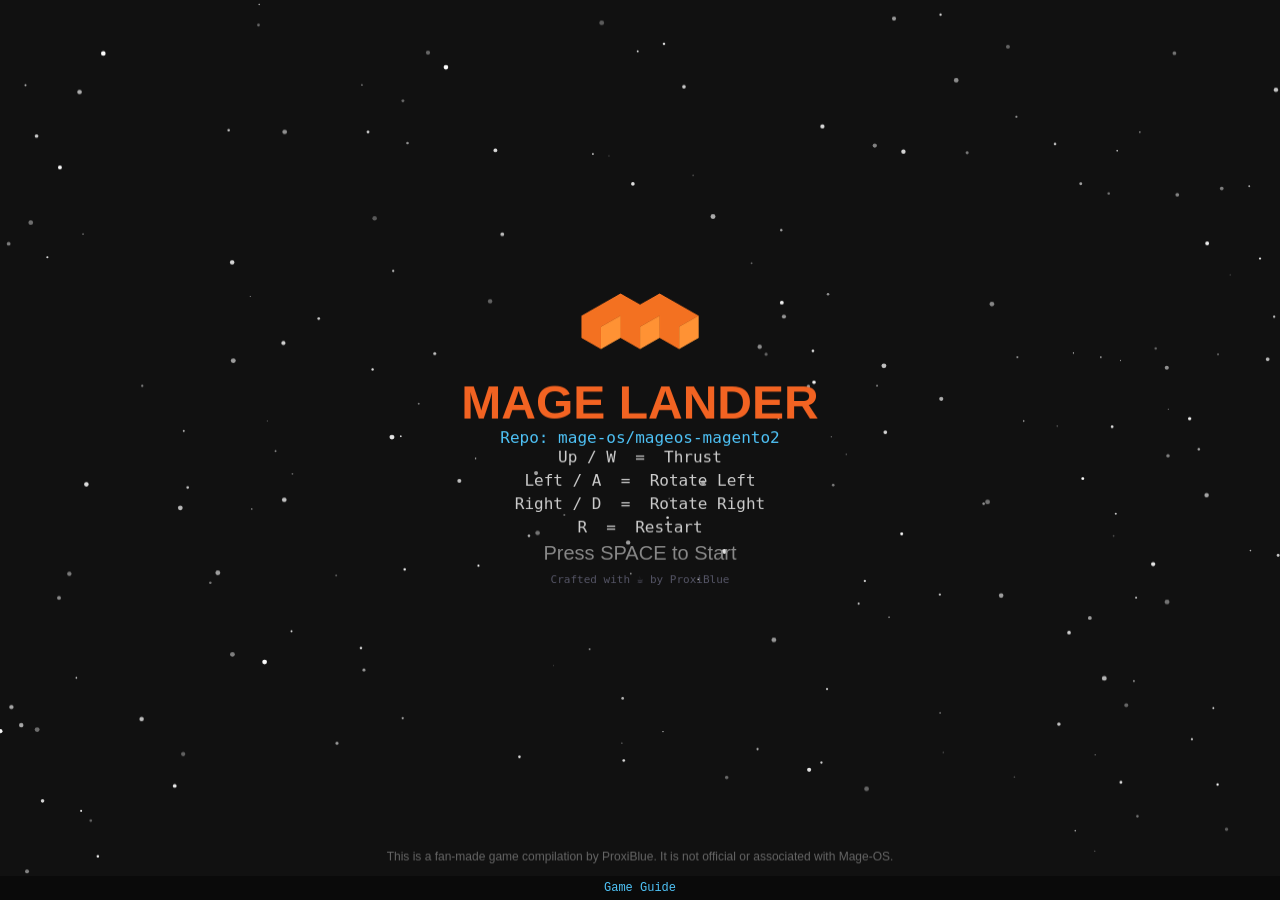
<file: index.html>
<!DOCTYPE html>
<html lang="en">
<head>
    <meta charset="UTF-8">
    <meta name="viewport" content="width=device-width, initial-scale=1.0">
    <meta http-equiv="Content-Security-Policy" content="default-src 'none'; script-src 'self'; style-src 'self'; img-src 'self'; connect-src 'self' https://www.dreamlo.com https://*.workers.dev; frame-ancestors 'none'; base-uri 'none'; form-action 'none';">
    <meta name="referrer" content="no-referrer">
    <title>Mage Lander</title>
    <link rel="stylesheet" href="css/game.css">
</head>
<body>
    <canvas id="gameCanvas"></canvas>
    <a id="guideLink" href="guide.html">Game Guide</a>
    <script src="js/config.js"></script>
    <script src="js/onlineConfig.js"></script>
    <script src="js/onlineLeaderboard.js"></script>
    <script src="js/audio.js"></script>
    <script src="js/repo.js"></script>
    <script src="js/terrain.js"></script>
    <script src="js/particles.js"></script>
    <script src="js/ship.js"></script>
    <script src="js/collision.js"></script>
    <script src="js/leaderboard.js"></script>
    <script src="js/input.js"></script>
    <script src="js/update.js"></script>
    <script src="js/render.js"></script>
    <script src="js/main.js"></script>
</body>
</html>
</file>
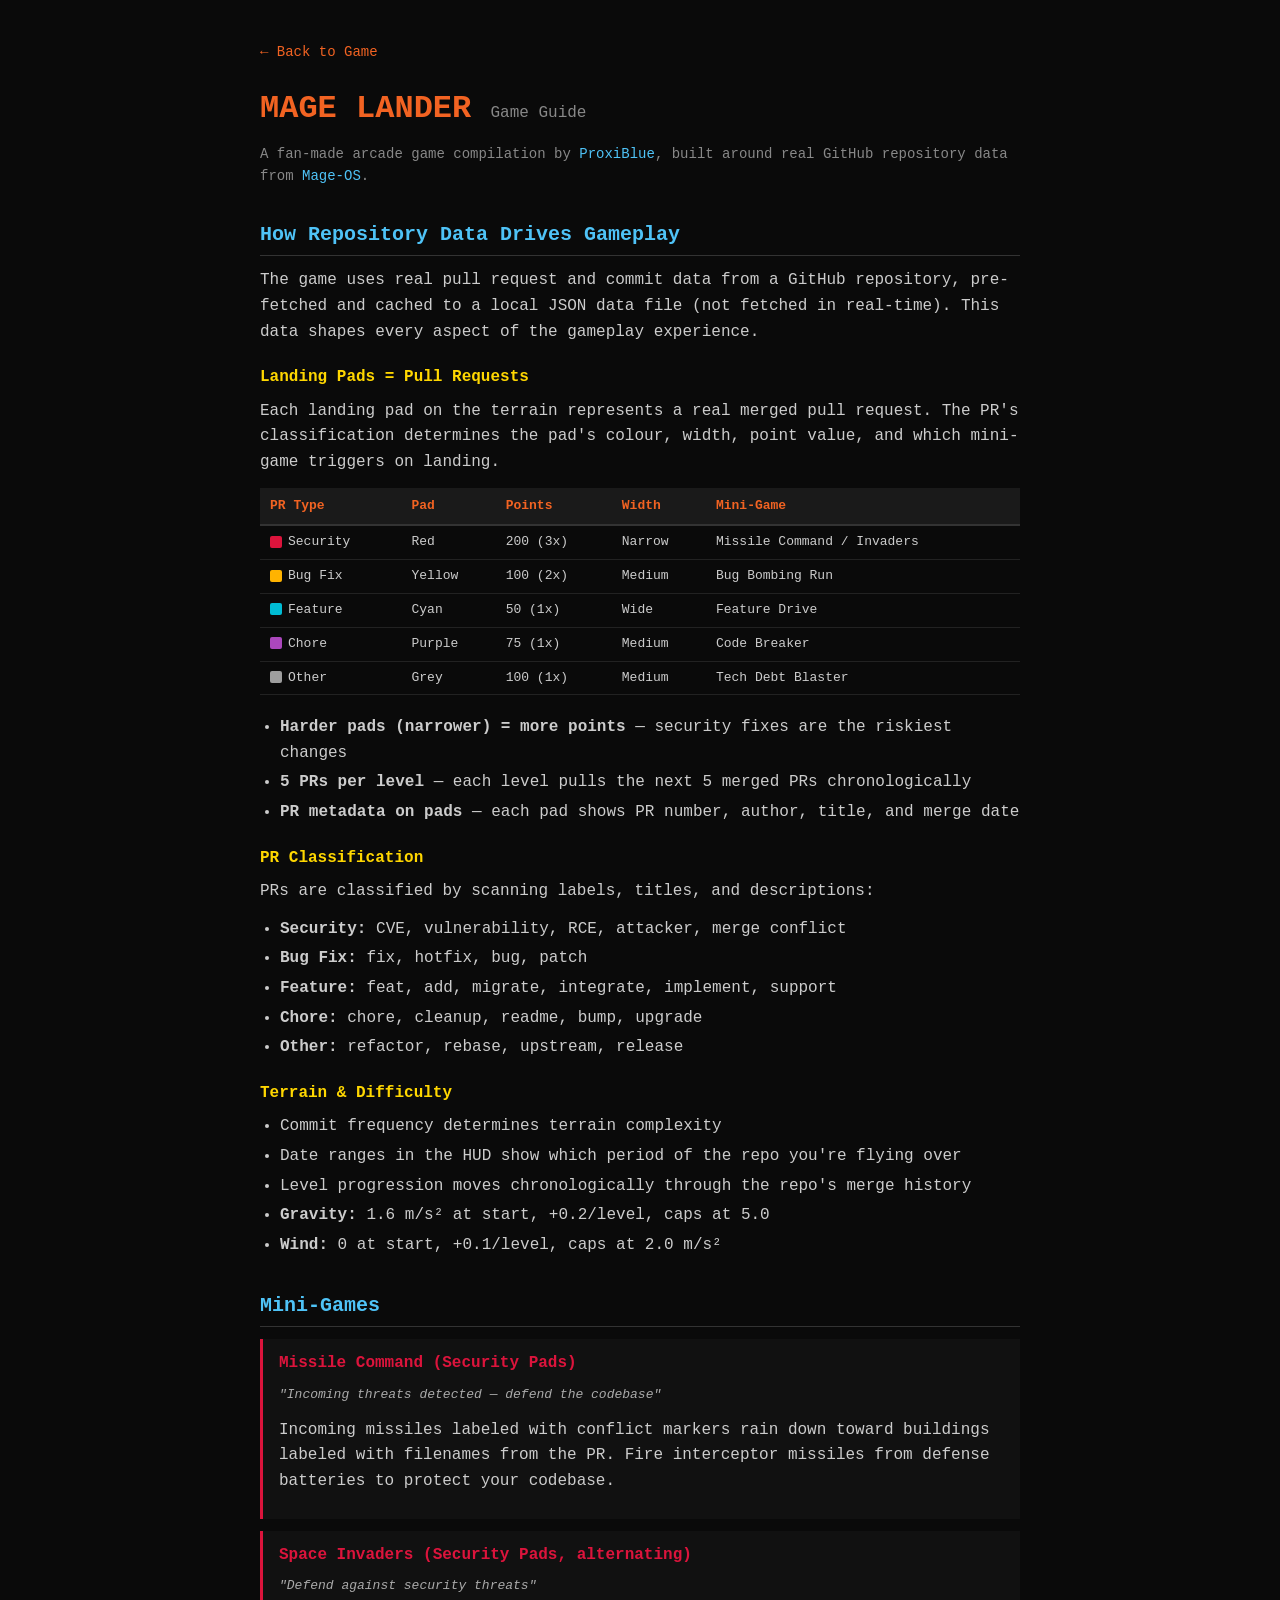
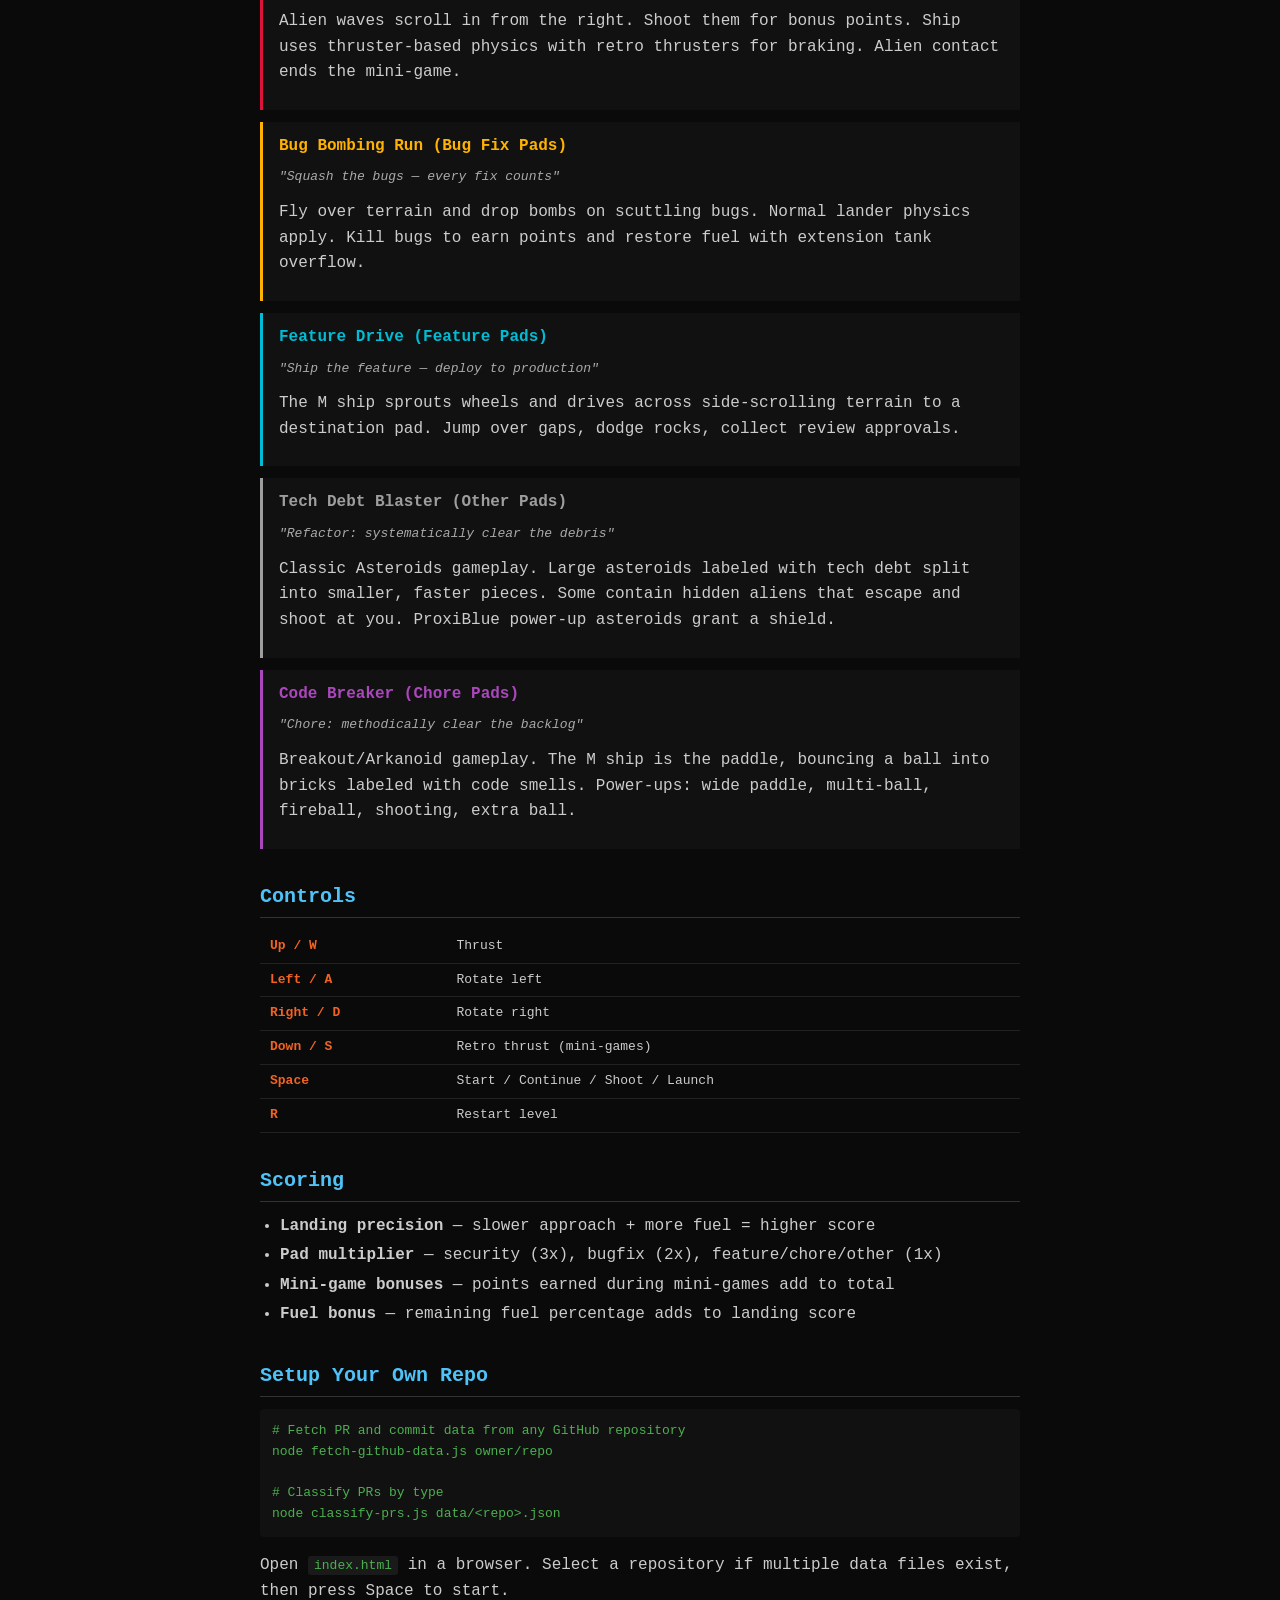
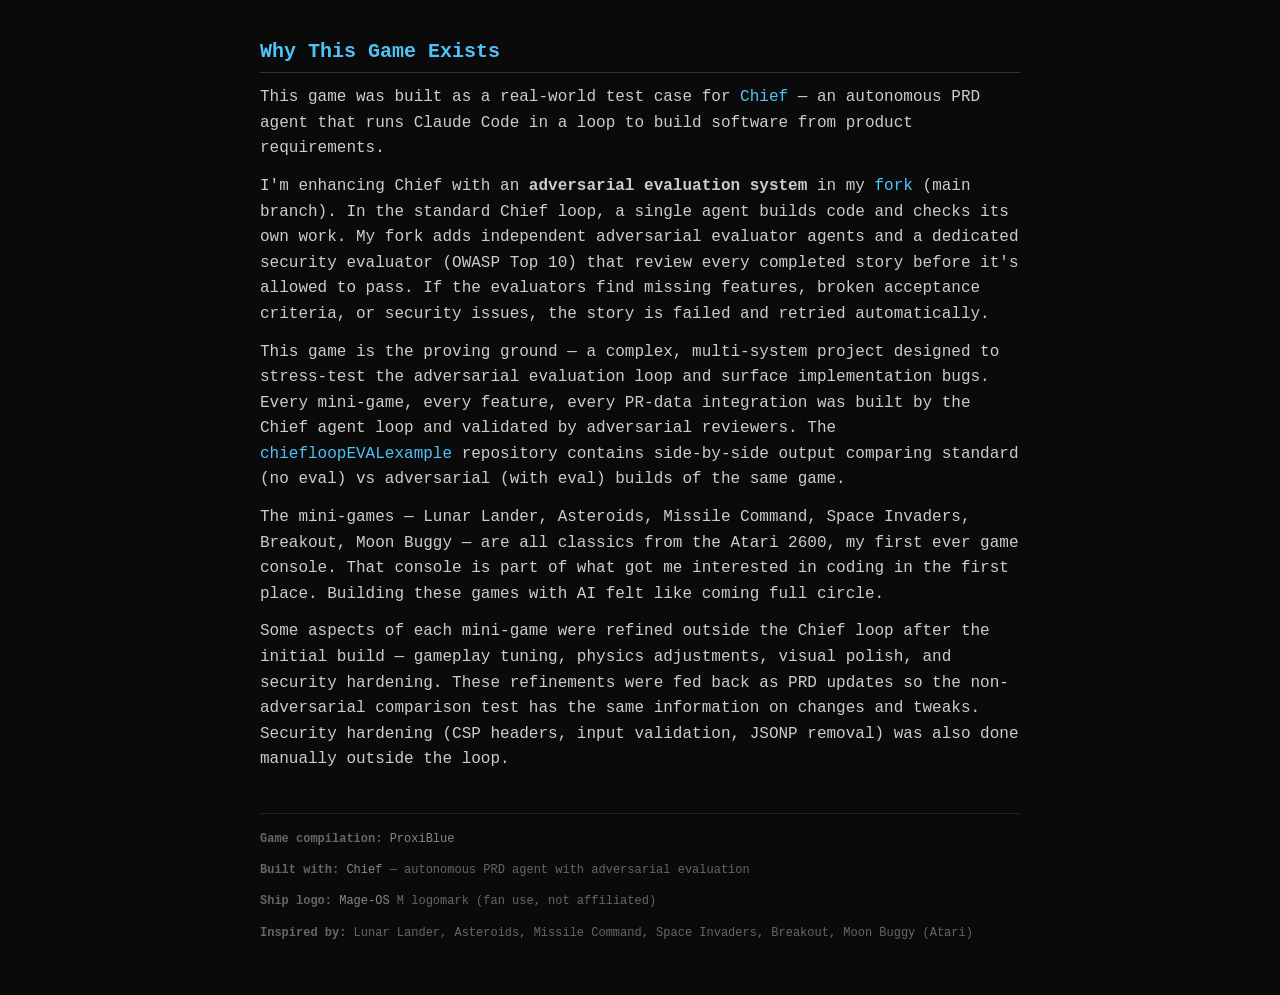
<file: guide.html>
<!DOCTYPE html>
<html lang="en">
<head>
<meta charset="UTF-8">
<meta name="viewport" content="width=device-width, initial-scale=1.0">
<meta http-equiv="Content-Security-Policy" content="default-src 'none'; style-src 'self'; img-src 'none'; frame-ancestors 'none'; base-uri 'none'; form-action 'none';">
<meta name="referrer" content="no-referrer">
<title>Mage Lander — Game Guide</title>
<link rel="stylesheet" href="css/guide.css">
</head>
<body>

<a href="index.html" class="back-link">&larr; Back to Game</a>

<h1>MAGE LANDER <span>Game Guide</span></h1>
<p class="subtitle">A fan-made arcade game compilation by <a href="https://github.com/ProxiBlue">ProxiBlue</a>, built around real GitHub repository data from <a href="https://github.com/mage-os">Mage-OS</a>.</p>

<h2>How Repository Data Drives Gameplay</h2>
<p>The game uses real pull request and commit data from a GitHub repository, pre-fetched and cached to a local JSON data file (not fetched in real-time). This data shapes every aspect of the gameplay experience.</p>

<h3>Landing Pads = Pull Requests</h3>
<p>Each landing pad on the terrain represents a real merged pull request. The PR's classification determines the pad's colour, width, point value, and which mini-game triggers on landing.</p>

<table>
<tr><th>PR Type</th><th>Pad</th><th>Points</th><th>Width</th><th>Mini-Game</th></tr>
<tr><td><span class="pad-color pad-security"></span>Security</td><td>Red</td><td>200 (3x)</td><td>Narrow</td><td>Missile Command / Invaders</td></tr>
<tr><td><span class="pad-color pad-bugfix"></span>Bug Fix</td><td>Yellow</td><td>100 (2x)</td><td>Medium</td><td>Bug Bombing Run</td></tr>
<tr><td><span class="pad-color pad-feature"></span>Feature</td><td>Cyan</td><td>50 (1x)</td><td>Wide</td><td>Feature Drive</td></tr>
<tr><td><span class="pad-color pad-chore"></span>Chore</td><td>Purple</td><td>75 (1x)</td><td>Medium</td><td>Code Breaker</td></tr>
<tr><td><span class="pad-color pad-other"></span>Other</td><td>Grey</td><td>100 (1x)</td><td>Medium</td><td>Tech Debt Blaster</td></tr>
</table>

<ul>
<li><strong>Harder pads (narrower) = more points</strong> &mdash; security fixes are the riskiest changes</li>
<li><strong>5 PRs per level</strong> &mdash; each level pulls the next 5 merged PRs chronologically</li>
<li><strong>PR metadata on pads</strong> &mdash; each pad shows PR number, author, title, and merge date</li>
</ul>

<h3>PR Classification</h3>
<p>PRs are classified by scanning labels, titles, and descriptions:</p>
<ul>
<li><strong>Security:</strong> CVE, vulnerability, RCE, attacker, merge conflict</li>
<li><strong>Bug Fix:</strong> fix, hotfix, bug, patch</li>
<li><strong>Feature:</strong> feat, add, migrate, integrate, implement, support</li>
<li><strong>Chore:</strong> chore, cleanup, readme, bump, upgrade</li>
<li><strong>Other:</strong> refactor, rebase, upstream, release</li>
</ul>

<h3>Terrain &amp; Difficulty</h3>
<ul>
<li>Commit frequency determines terrain complexity</li>
<li>Date ranges in the HUD show which period of the repo you're flying over</li>
<li>Level progression moves chronologically through the repo's merge history</li>
<li><strong>Gravity:</strong> 1.6 m/s&sup2; at start, +0.2/level, caps at 5.0</li>
<li><strong>Wind:</strong> 0 at start, +0.1/level, caps at 2.0 m/s&sup2;</li>
</ul>

<h2>Mini-Games</h2>

<div class="mini-game mini-game-security">
<h3>Missile Command (Security Pads)</h3>
<p class="tagline">"Incoming threats detected &mdash; defend the codebase"</p>
<p>Incoming missiles labeled with conflict markers rain down toward buildings labeled with filenames from the PR. Fire interceptor missiles from defense batteries to protect your codebase.</p>
</div>

<div class="mini-game mini-game-security">
<h3>Space Invaders (Security Pads, alternating)</h3>
<p class="tagline">"Defend against security threats"</p>
<p>Alien waves scroll in from the right. Shoot them for bonus points. Ship uses thruster-based physics with retro thrusters for braking. Alien contact ends the mini-game.</p>
</div>

<div class="mini-game mini-game-bugfix">
<h3>Bug Bombing Run (Bug Fix Pads)</h3>
<p class="tagline">"Squash the bugs &mdash; every fix counts"</p>
<p>Fly over terrain and drop bombs on scuttling bugs. Normal lander physics apply. Kill bugs to earn points and restore fuel with extension tank overflow.</p>
</div>

<div class="mini-game mini-game-feature">
<h3>Feature Drive (Feature Pads)</h3>
<p class="tagline">"Ship the feature &mdash; deploy to production"</p>
<p>The M ship sprouts wheels and drives across side-scrolling terrain to a destination pad. Jump over gaps, dodge rocks, collect review approvals.</p>
</div>

<div class="mini-game mini-game-other">
<h3>Tech Debt Blaster (Other Pads)</h3>
<p class="tagline">"Refactor: systematically clear the debris"</p>
<p>Classic Asteroids gameplay. Large asteroids labeled with tech debt split into smaller, faster pieces. Some contain hidden aliens that escape and shoot at you. ProxiBlue power-up asteroids grant a shield.</p>
</div>

<div class="mini-game mini-game-chore">
<h3>Code Breaker (Chore Pads)</h3>
<p class="tagline">"Chore: methodically clear the backlog"</p>
<p>Breakout/Arkanoid gameplay. The M ship is the paddle, bouncing a ball into bricks labeled with code smells. Power-ups: wide paddle, multi-ball, fireball, shooting, extra ball.</p>
</div>

<h2>Controls</h2>
<table class="controls-table">
<tr><td>Up / W</td><td>Thrust</td></tr>
<tr><td>Left / A</td><td>Rotate left</td></tr>
<tr><td>Right / D</td><td>Rotate right</td></tr>
<tr><td>Down / S</td><td>Retro thrust (mini-games)</td></tr>
<tr><td>Space</td><td>Start / Continue / Shoot / Launch</td></tr>
<tr><td>R</td><td>Restart level</td></tr>
</table>

<h2>Scoring</h2>
<ul>
<li><strong>Landing precision</strong> &mdash; slower approach + more fuel = higher score</li>
<li><strong>Pad multiplier</strong> &mdash; security (3x), bugfix (2x), feature/chore/other (1x)</li>
<li><strong>Mini-game bonuses</strong> &mdash; points earned during mini-games add to total</li>
<li><strong>Fuel bonus</strong> &mdash; remaining fuel percentage adds to landing score</li>
</ul>

<h2>Setup Your Own Repo</h2>
<pre>
# Fetch PR and commit data from any GitHub repository
node fetch-github-data.js owner/repo

# Classify PRs by type
node classify-prs.js data/&lt;repo&gt;.json
</pre>
<p>Open <code>index.html</code> in a browser. Select a repository if multiple data files exist, then press Space to start.</p>

<h2>Why This Game Exists</h2>
<p>This game was built as a real-world test case for <a href="https://github.com/MiniCodeMonkey/chief" rel="noopener noreferrer">Chief</a> &mdash; an autonomous PRD agent that runs Claude Code in a loop to build software from product requirements.</p>
<p>I'm enhancing Chief with an <strong>adversarial evaluation system</strong> in my <a href="https://github.com/ProxiBlue/chief" rel="noopener noreferrer">fork</a> (main branch). In the standard Chief loop, a single agent builds code and checks its own work. My fork adds independent adversarial evaluator agents and a dedicated security evaluator (OWASP Top 10) that review every completed story before it's allowed to pass. If the evaluators find missing features, broken acceptance criteria, or security issues, the story is failed and retried automatically.</p>
<p>This game is the proving ground &mdash; a complex, multi-system project designed to stress-test the adversarial evaluation loop and surface implementation bugs. Every mini-game, every feature, every PR-data integration was built by the Chief agent loop and validated by adversarial reviewers. The <a href="https://github.com/ProxiBlue/chiefloopEVALexample" rel="noopener noreferrer">chiefloopEVALexample</a> repository contains side-by-side output comparing standard (no eval) vs adversarial (with eval) builds of the same game.</p>
<p>The mini-games &mdash; Lunar Lander, Asteroids, Missile Command, Space Invaders, Breakout, Moon Buggy &mdash; are all classics from the Atari 2600, my first ever game console. That console is part of what got me interested in coding in the first place. Building these games with AI felt like coming full circle.</p>
<p>Some aspects of each mini-game were refined outside the Chief loop after the initial build &mdash; gameplay tuning, physics adjustments, visual polish, and security hardening. These refinements were fed back as PRD updates so the non-adversarial comparison test has the same information on changes and tweaks. Security hardening (CSP headers, input validation, JSONP removal) was also done manually outside the loop.</p>

<div class="credits">
<p><strong>Game compilation:</strong> <a href="https://github.com/ProxiBlue">ProxiBlue</a></p>
<p><strong>Built with:</strong> <a href="https://github.com/MiniCodeMonkey/chief">Chief</a> &mdash; autonomous PRD agent with adversarial evaluation</p>
<p><strong>Ship logo:</strong> <a href="https://mage-os.org">Mage-OS</a> M logomark (fan use, not affiliated)</p>
<p><strong>Inspired by:</strong> Lunar Lander, Asteroids, Missile Command, Space Invaders, Breakout, Moon Buggy (Atari)</p>
</div>

</body>
</html>
</file>
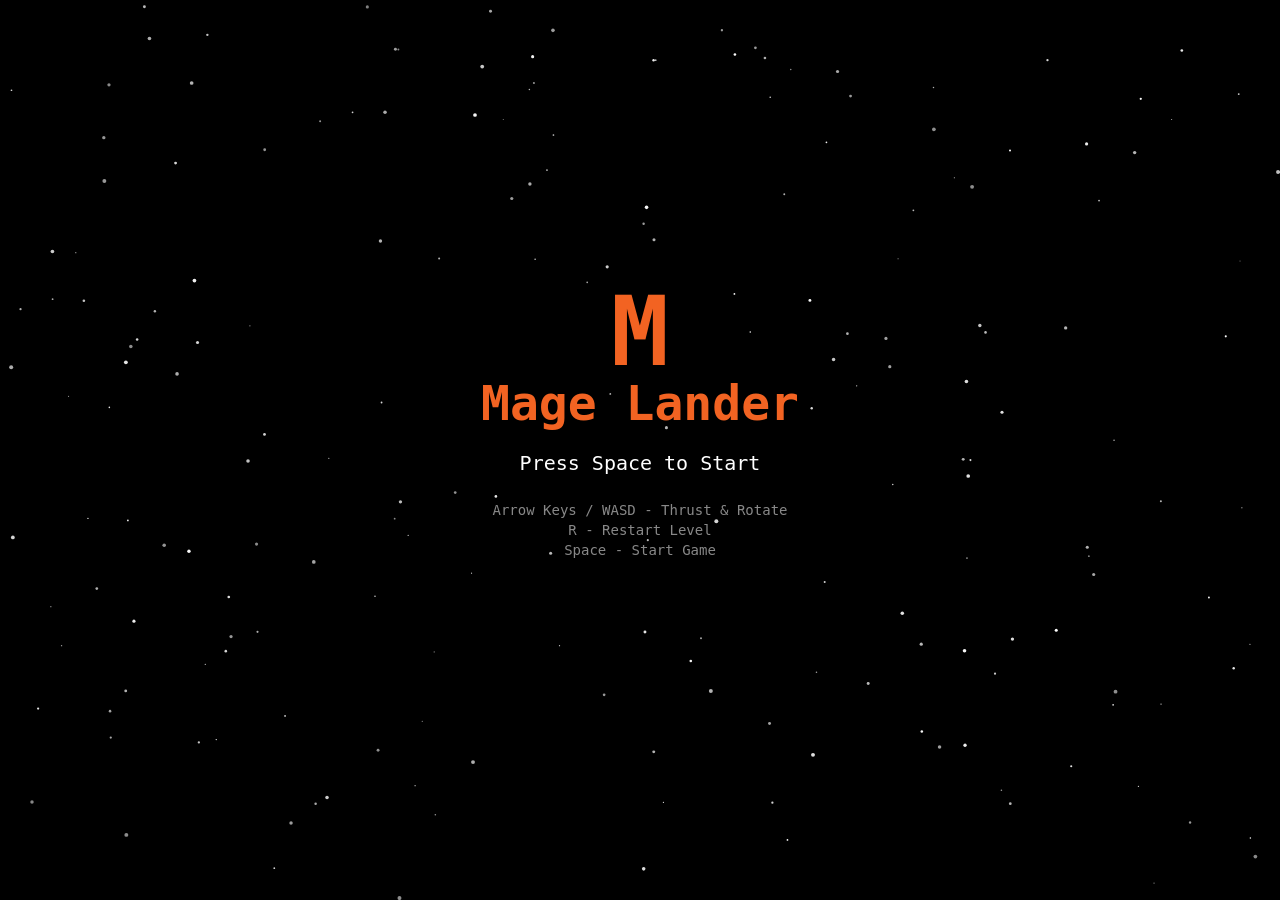
<file: indexv0.html>
<!DOCTYPE html>
<html lang="en">
<head>
<meta charset="UTF-8">
<meta name="viewport" content="width=device-width, initial-scale=1.0">
<title>Mage Lander</title>
<style>
* {
  margin: 0;
  padding: 0;
  box-sizing: border-box;
}
html, body {
  width: 100%;
  height: 100%;
  overflow: hidden;
  background: #000;
}
canvas {
  display: block;
  width: 100%;
  height: 100%;
}
</style>
</head>
<body>
<canvas id="gameCanvas"></canvas>
<script>
(function() {
  'use strict';

  // --- Game States ---
  const STATE = {
    MENU: 'menu',
    PLAYING: 'playing',
    LANDED: 'landed',
    CRASHED: 'crashed',
    GAME_OVER: 'game-over'
  };

  // --- Canvas Setup ---
  const canvas = document.getElementById('gameCanvas');
  const ctx = canvas.getContext('2d');

  function resizeCanvas() {
    canvas.width = window.innerWidth;
    canvas.height = window.innerHeight;
    if (typeof generateStars === 'function') {
      generateStars();
    }
  }
  resizeCanvas();
  window.addEventListener('resize', resizeCanvas);

  // --- Game State ---
  let gameState = STATE.MENU;

  // --- Sound System (Web Audio API) ---
  var audioCtx = null;
  var soundEnabled = false;

  function initAudio() {
    if (audioCtx) return;
    try {
      audioCtx = new (window.AudioContext || window.webkitAudioContext)();
      soundEnabled = true;
    } catch (e) {
      soundEnabled = false;
    }
  }

  // Thrust sound state (looped noise)
  var thrustNoiseSource = null;
  var thrustGain = null;
  var thrustActive = false;

  function startThrustSound() {
    if (!soundEnabled || thrustActive) return;
    thrustActive = true;
    // Create brown-noise-like rumble using a buffer
    var bufferSize = audioCtx.sampleRate * 2; // 2 seconds of noise
    var buffer = audioCtx.createBuffer(1, bufferSize, audioCtx.sampleRate);
    var data = buffer.getChannelData(0);
    var lastOut = 0;
    for (var i = 0; i < bufferSize; i++) {
      var white = Math.random() * 2 - 1;
      // Brown noise approximation
      lastOut = (lastOut + (0.02 * white)) / 1.02;
      data[i] = lastOut * 3.5;
    }
    thrustNoiseSource = audioCtx.createBufferSource();
    thrustNoiseSource.buffer = buffer;
    thrustNoiseSource.loop = true;

    // Low-pass filter to make it a rumble
    var filter = audioCtx.createBiquadFilter();
    filter.type = 'lowpass';
    filter.frequency.value = 200;

    thrustGain = audioCtx.createGain();
    thrustGain.gain.value = 0.3;

    thrustNoiseSource.connect(filter);
    filter.connect(thrustGain);
    thrustGain.connect(audioCtx.destination);
    thrustNoiseSource.start();
  }

  function stopThrustSound() {
    if (!thrustActive) return;
    thrustActive = false;
    if (thrustNoiseSource) {
      try { thrustNoiseSource.stop(); } catch (e) {}
      thrustNoiseSource = null;
    }
    thrustGain = null;
  }

  function playCrashSound() {
    if (!soundEnabled) return;
    // Explosion: burst of noise with rapid decay
    var bufferSize = audioCtx.sampleRate; // 1 second
    var buffer = audioCtx.createBuffer(1, bufferSize, audioCtx.sampleRate);
    var data = buffer.getChannelData(0);
    for (var i = 0; i < bufferSize; i++) {
      data[i] = (Math.random() * 2 - 1) * Math.pow(1 - i / bufferSize, 3);
    }
    var source = audioCtx.createBufferSource();
    source.buffer = buffer;

    var filter = audioCtx.createBiquadFilter();
    filter.type = 'lowpass';
    filter.frequency.value = 400;

    var gain = audioCtx.createGain();
    gain.gain.value = 0.5;

    source.connect(filter);
    filter.connect(gain);
    gain.connect(audioCtx.destination);
    source.start();
  }

  function playLandingSound() {
    if (!soundEnabled) return;
    // Positive chime: two ascending tones
    var now = audioCtx.currentTime;
    var notes = [523.25, 659.25, 783.99]; // C5, E5, G5

    for (var i = 0; i < notes.length; i++) {
      var osc = audioCtx.createOscillator();
      osc.type = 'sine';
      osc.frequency.value = notes[i];

      var gain = audioCtx.createGain();
      gain.gain.setValueAtTime(0, now + i * 0.12);
      gain.gain.linearRampToValueAtTime(0.25, now + i * 0.12 + 0.02);
      gain.gain.exponentialRampToValueAtTime(0.001, now + i * 0.12 + 0.5);

      osc.connect(gain);
      gain.connect(audioCtx.destination);
      osc.start(now + i * 0.12);
      osc.stop(now + i * 0.12 + 0.5);
    }
  }

  // --- Ship ---
  var ship = {
    x: 0,
    y: 0,
    vx: 0,
    vy: 0,
    rotation: 0, // radians, 0 = pointing up
    width: 30,
    height: 36
  };

  var BASE_GRAVITY = 40;     // pixels/s^2 downward at level 1
  var GRAVITY = BASE_GRAVITY;
  var THRUST = 100;          // pixels/s^2 when thrusting
  var ROTATION_SPEED = 3;    // radians/s

  // --- Fuel ---
  var BASE_MAX_FUEL = 100;    // maximum fuel units at level 1
  var MAX_FUEL = BASE_MAX_FUEL;
  var FUEL_BURN_RATE = 10;    // fuel units per second while thrusting
  var fuel = MAX_FUEL;

  // --- Level / Difficulty ---
  var level = 1;
  var score = 0;
  var lastLandingScore = 0; // points earned on most recent landing

  // --- High Score Leaderboard ---
  var HIGH_SCORE_KEY = 'mageLanderHighScores';
  var highScores = []; // array of {score, level, date} sorted descending by score, max 10 entries
  var lastInsertedIndex = -1; // index of the most recently added score, for highlighting

  function loadHighScores() {
    try {
      var data = localStorage.getItem(HIGH_SCORE_KEY);
      if (data) {
        highScores = JSON.parse(data);
        if (!Array.isArray(highScores)) highScores = [];
      }
    } catch (e) {
      highScores = [];
    }
  }

  function saveHighScores() {
    try {
      localStorage.setItem(HIGH_SCORE_KEY, JSON.stringify(highScores));
    } catch (e) {
      // localStorage unavailable — silently ignore
    }
  }

  function addHighScore(s, lvl) {
    var entry = { score: s, level: lvl, date: new Date().toISOString() };
    highScores.push(entry);
    highScores.sort(function(a, b) { return b.score - a.score; });
    if (highScores.length > 10) highScores.length = 10;
    // Find index of the just-inserted entry
    lastInsertedIndex = -1;
    for (var i = 0; i < highScores.length; i++) {
      if (highScores[i] === entry) {
        lastInsertedIndex = i;
        break;
      }
    }
    saveHighScores();
  }

  // Load saved scores on startup
  loadHighScores();

  // --- Terrain ---
  var terrain = [];         // array of {x, y} points spanning the canvas width
  var landingPads = [];     // array of {x, y, width} for each pad
  var TERRAIN_SEGMENTS = 80; // number of line segments
  var TERRAIN_MIN_Y = 0.45;  // minimum height (fraction from top)
  var TERRAIN_MAX_Y = 0.90;  // maximum height (fraction from top)

  // --- Landing Thresholds ---
  var MAX_LANDING_VY = 50;    // max vertical speed for safe landing (px/s)
  var MAX_LANDING_VX = 25;    // max horizontal speed for safe landing (px/s)
  var MAX_LANDING_ANGLE = 15 * Math.PI / 180; // 15 degrees in radians

  // --- Explosion / Screen Shake ---
  var explosionParticles = [];
  var screenShakeTimer = 0;
  var SCREEN_SHAKE_DURATION = 0.3; // seconds
  var SCREEN_SHAKE_INTENSITY = 8;  // max pixel offset

  // --- Celebration Particles ---
  var celebrationParticles = [];
  var celebrationTimer = 0;
  var CELEBRATION_DURATION = 1.5; // seconds before prompt appears

  // --- Wind System ---
  var windForce = 0;          // current horizontal wind force (px/s^2), positive = right
  var windTarget = 0;         // target wind force we're transitioning toward
  var windChangeTimer = 0;    // seconds until next wind direction/strength change
  var WIND_CHANGE_MIN = 2;    // minimum seconds between wind changes
  var WIND_CHANGE_MAX = 5;    // maximum seconds between wind changes
  var WIND_LERP_SPEED = 1.5;  // how fast wind transitions to new target (per second)

  function getWindMaxForce() {
    // Wind ramps in gradually: absent at level 1, very weak at level 2, increasing from there
    // Max wind force in px/s^2
    if (level <= 1) return 0;
    // Levels 2-3: very gentle (5-10), then ramps up
    return Math.min(60, (level - 1) * 5);
  }

  function updateWind(dt) {
    windChangeTimer -= dt;
    if (windChangeTimer <= 0) {
      // Pick a new target wind force
      var maxForce = getWindMaxForce();
      windTarget = (Math.random() * 2 - 1) * maxForce;
      windChangeTimer = WIND_CHANGE_MIN + Math.random() * (WIND_CHANGE_MAX - WIND_CHANGE_MIN);
    }
    // Smoothly interpolate toward target
    var diff = windTarget - windForce;
    var step = WIND_LERP_SPEED * dt;
    if (Math.abs(diff) < step) {
      windForce = windTarget;
    } else {
      windForce += Math.sign(diff) * step * Math.abs(diff);
    }
  }

  function resetWind() {
    windForce = 0;
    windTarget = 0;
    windChangeTimer = WIND_CHANGE_MIN + Math.random() * (WIND_CHANGE_MAX - WIND_CHANGE_MIN);
  }

  function applyDifficultyScaling() {
    // Gravity increases ~5% per level, capping around 2x base at level 20+
    GRAVITY = BASE_GRAVITY * (1 + (level - 1) * 0.05);
    // Fuel decreases ~3% per level, minimum 50% of base
    MAX_FUEL = Math.max(BASE_MAX_FUEL * 0.5, BASE_MAX_FUEL * (1 - (level - 1) * 0.03));
  }

  function getPadConfig() {
    // Returns array of pad widths for the current level
    // Level 1: one wide pad; higher levels add more, narrower pads
    if (level <= 1) return [100];
    if (level === 2) return [80, 60];
    if (level === 3) return [70, 50, 40];
    // Level 4+: increasingly narrow pads
    var pads = [];
    var count = Math.min(2 + Math.floor(level / 2), 5);
    for (var i = 0; i < count; i++) {
      pads.push(Math.max(30, 90 - level * 8 - i * 10));
    }
    return pads;
  }

  function generateTerrain() {
    terrain = [];
    landingPads = [];
    var w = canvas.width;
    var h = canvas.height;
    var segWidth = w / TERRAIN_SEGMENTS;

    var padWidths = getPadConfig();

    // Place each pad at a non-overlapping random position
    var reserved = []; // array of {start, end} segment indices
    var padDefs = [];   // array of {segStart, segEnd, y, width}

    for (var p = 0; p < padWidths.length; p++) {
      var padW = padWidths[p];
      var padSegs = Math.max(2, Math.round(padW / segWidth));
      var padY = h * (TERRAIN_MIN_Y + Math.random() * (TERRAIN_MAX_Y - TERRAIN_MIN_Y));

      // Find a valid position that doesn't overlap existing pads (with 2-seg buffer)
      var attempts = 0;
      var padStart;
      var valid;
      do {
        padStart = Math.floor(Math.random() * (TERRAIN_SEGMENTS - padSegs - 4)) + 2;
        valid = true;
        for (var r = 0; r < reserved.length; r++) {
          if (padStart - 2 <= reserved[r].end && padStart + padSegs + 2 >= reserved[r].start) {
            valid = false;
            break;
          }
        }
        attempts++;
      } while (!valid && attempts < 100);

      var padEnd = padStart + padSegs;
      reserved.push({ start: padStart, end: padEnd });
      padDefs.push({ segStart: padStart, segEnd: padEnd, y: padY, width: padW });
    }

    // Terrain jaggedness increases with level: adjacent points can differ more
    // At level 1, full range is used uniformly. At higher levels, we add
    // point-to-point variation to create sharper peaks and valleys.
    var jaggedness = Math.min(0.15, (level - 1) * 0.01); // max 15% of canvas height extra variation

    // Build terrain points
    var prevY = h * (TERRAIN_MIN_Y + Math.random() * (TERRAIN_MAX_Y - TERRAIN_MIN_Y));
    for (var i = 0; i <= TERRAIN_SEGMENTS; i++) {
      var x = i * segWidth;
      var y;
      var inPad = false;
      for (var p = 0; p < padDefs.length; p++) {
        if (i >= padDefs[p].segStart && i <= padDefs[p].segEnd) {
          y = padDefs[p].y;
          inPad = true;
          break;
        }
      }
      if (!inPad) {
        var baseY = h * (TERRAIN_MIN_Y + Math.random() * (TERRAIN_MAX_Y - TERRAIN_MIN_Y));
        // Add jagged variation relative to previous point
        var jag = (Math.random() * 2 - 1) * jaggedness * h;
        y = baseY + jag;
        // Clamp within terrain bounds
        y = Math.max(h * TERRAIN_MIN_Y, Math.min(h * TERRAIN_MAX_Y, y));
      }
      prevY = y;
      terrain.push({ x: x, y: y });
    }

    // Build landingPads array from padDefs
    for (var p = 0; p < padDefs.length; p++) {
      var def = padDefs[p];
      var padX = def.segStart * segWidth;
      var actualWidth = (def.segEnd - def.segStart) * segWidth;
      landingPads.push({ x: padX, y: def.y, width: actualWidth });
    }
  }

  function getTerrainHeightAt(x) {
    // Returns the terrain y value at a given x by interpolating between terrain points
    if (terrain.length < 2) return canvas.height;
    if (x <= terrain[0].x) return terrain[0].y;
    if (x >= terrain[terrain.length - 1].x) return terrain[terrain.length - 1].y;
    for (var i = 0; i < terrain.length - 1; i++) {
      if (x >= terrain[i].x && x <= terrain[i + 1].x) {
        var t = (x - terrain[i].x) / (terrain[i + 1].x - terrain[i].x);
        return terrain[i].y + t * (terrain[i + 1].y - terrain[i].y);
      }
    }
    return canvas.height;
  }

  function getShipBottomPoint() {
    // Ship bottom center in world coordinates (accounting for rotation)
    var halfH = ship.height / 2;
    return {
      x: ship.x + Math.sin(ship.rotation) * halfH,
      y: ship.y + Math.cos(ship.rotation) * halfH
    };
  }

  function isOnPad(x) {
    // Returns the pad if x is within a landing pad, null otherwise
    for (var i = 0; i < landingPads.length; i++) {
      var pad = landingPads[i];
      if (x >= pad.x && x <= pad.x + pad.width) {
        return pad;
      }
    }
    return null;
  }

  function normalizeAngle(angle) {
    // Normalize angle to [-PI, PI]
    while (angle > Math.PI) angle -= 2 * Math.PI;
    while (angle < -Math.PI) angle += 2 * Math.PI;
    return angle;
  }

  function checkCollision() {
    var bottom = getShipBottomPoint();
    var terrainY = getTerrainHeightAt(bottom.x);

    // No collision if ship bottom is above terrain
    if (bottom.y < terrainY) return;

    // Collision detected — snap ship to terrain surface
    var pad = isOnPad(bottom.x);

    if (!pad) {
      // Hit terrain (not a pad) — always crash
      stopThrustSound();
      createExplosion(bottom.x, bottom.y);
      playCrashSound();
      gameState = STATE.CRASHED;
      return;
    }

    // On a pad — check landing conditions
    var angle = Math.abs(normalizeAngle(ship.rotation));
    var absVY = Math.abs(ship.vy);
    var absVX = Math.abs(ship.vx);

    if (absVY < MAX_LANDING_VY && absVX < MAX_LANDING_VX && angle < MAX_LANDING_ANGLE) {
      // Successful landing! Award score based on precision, fuel, pad difficulty, and level
      var precisionBonus = Math.round((1 - absVY / MAX_LANDING_VY) * 50 + (1 - absVX / MAX_LANDING_VX) * 30 + (fuel / MAX_FUEL) * 20);
      // Narrower pads give higher multiplier: 100px pad = 1.0x, 30px pad ≈ 3.3x
      var padDifficulty = 100 / pad.width;
      lastLandingScore = Math.round(precisionBonus * padDifficulty * level);
      score += lastLandingScore;
      stopThrustSound();
      createCelebration(pad);
      playLandingSound();
      gameState = STATE.LANDED;
    } else {
      // Failed landing conditions — crash
      stopThrustSound();
      createExplosion(bottom.x, bottom.y);
      playCrashSound();
      gameState = STATE.CRASHED;
    }
  }

  function createExplosion(x, y) {
    explosionParticles = [];
    var count = 40;
    for (var i = 0; i < count; i++) {
      var angle = Math.random() * Math.PI * 2;
      var speed = 50 + Math.random() * 200;
      explosionParticles.push({
        x: x,
        y: y,
        vx: Math.cos(angle) * speed,
        vy: Math.sin(angle) * speed,
        life: 1.0, // 1.0 = fully alive, 0.0 = dead
        size: 2 + Math.random() * 4,
        color: Math.random() < 0.5 ? '#f26322' : (Math.random() < 0.5 ? '#ff4444' : '#ffcc00')
      });
    }
    screenShakeTimer = SCREEN_SHAKE_DURATION;
  }

  function updateExplosion(dt) {
    for (var i = explosionParticles.length - 1; i >= 0; i--) {
      var p = explosionParticles[i];
      p.x += p.vx * dt;
      p.y += p.vy * dt;
      p.vy += GRAVITY * 0.5 * dt; // slight gravity on particles
      p.life -= dt; // fade over 1 second
      if (p.life <= 0) {
        explosionParticles.splice(i, 1);
      }
    }
    if (screenShakeTimer > 0) {
      screenShakeTimer -= dt;
      if (screenShakeTimer < 0) screenShakeTimer = 0;
    }
  }

  function drawExplosion() {
    for (var i = 0; i < explosionParticles.length; i++) {
      var p = explosionParticles[i];
      var alpha = Math.max(0, p.life);
      ctx.globalAlpha = alpha;
      ctx.fillStyle = p.color;
      ctx.fillRect(p.x - p.size / 2, p.y - p.size / 2, p.size, p.size);
    }
    ctx.globalAlpha = 1.0;
  }

  function applyScreenShake() {
    if (screenShakeTimer > 0) {
      var intensity = SCREEN_SHAKE_INTENSITY * (screenShakeTimer / SCREEN_SHAKE_DURATION);
      var offsetX = (Math.random() * 2 - 1) * intensity;
      var offsetY = (Math.random() * 2 - 1) * intensity;
      ctx.save();
      ctx.translate(offsetX, offsetY);
      return true;
    }
    return false;
  }

  function restoreScreenShake(shaking) {
    if (shaking) {
      ctx.restore();
    }
  }

  function createCelebration(pad) {
    celebrationParticles = [];
    celebrationTimer = CELEBRATION_DURATION;
    var count = 50;
    var colors = ['#f26322', '#ffffff', '#ffcc00'];
    for (var i = 0; i < count; i++) {
      var angle = -Math.PI / 2 + (Math.random() - 0.5) * Math.PI * 0.8; // mostly upward
      var speed = 80 + Math.random() * 180;
      celebrationParticles.push({
        x: pad.x + Math.random() * pad.width,
        y: pad.y,
        vx: Math.cos(angle) * speed,
        vy: Math.sin(angle) * speed,
        life: 1.0,
        size: 2 + Math.random() * 4,
        color: colors[Math.floor(Math.random() * colors.length)]
      });
    }
  }

  function updateCelebration(dt) {
    for (var i = celebrationParticles.length - 1; i >= 0; i--) {
      var p = celebrationParticles[i];
      p.x += p.vx * dt;
      p.y += p.vy * dt;
      p.vy += GRAVITY * 0.3 * dt; // light gravity so they float
      p.life -= dt / 1.5; // fade over 1.5 seconds
      if (p.life <= 0) {
        celebrationParticles.splice(i, 1);
      }
    }
    if (celebrationTimer > 0) {
      celebrationTimer -= dt;
      if (celebrationTimer < 0) celebrationTimer = 0;
    }
  }

  function drawCelebration() {
    for (var i = 0; i < celebrationParticles.length; i++) {
      var p = celebrationParticles[i];
      var alpha = Math.max(0, p.life);
      ctx.globalAlpha = alpha;
      ctx.fillStyle = p.color;
      ctx.fillRect(p.x - p.size / 2, p.y - p.size / 2, p.size, p.size);
    }
    ctx.globalAlpha = 1.0;
  }

  function drawTerrain() {
    if (terrain.length === 0) return;
    ctx.fillStyle = '#555';
    ctx.beginPath();
    ctx.moveTo(terrain[0].x, terrain[0].y);
    for (var i = 1; i < terrain.length; i++) {
      ctx.lineTo(terrain[i].x, terrain[i].y);
    }
    ctx.lineTo(canvas.width, canvas.height);
    ctx.lineTo(0, canvas.height);
    ctx.closePath();
    ctx.fill();

    // Draw terrain outline
    ctx.strokeStyle = '#888';
    ctx.lineWidth = 2;
    ctx.beginPath();
    ctx.moveTo(terrain[0].x, terrain[0].y);
    for (var i = 1; i < terrain.length; i++) {
      ctx.lineTo(terrain[i].x, terrain[i].y);
    }
    ctx.stroke();

    // Draw landing pads
    drawLandingPads();
  }

  function drawLandingPads() {
    var time = performance.now() / 1000;
    for (var i = 0; i < landingPads.length; i++) {
      var pad = landingPads[i];
      var pulse = 0.5 + 0.5 * Math.sin(time * 3 + i * 1.5); // 0..1 pulsing

      // Glow effect (drawn behind the pad surface)
      var glowAlpha = 0.15 + pulse * 0.15;
      ctx.shadowColor = 'rgba(0, 255, 100, ' + (0.5 + pulse * 0.5) + ')';
      ctx.shadowBlur = 10 + pulse * 10;
      ctx.fillStyle = 'rgba(0, 255, 100, ' + glowAlpha + ')';
      ctx.fillRect(pad.x - 2, pad.y - 6, pad.width + 4, 10);
      ctx.shadowColor = 'transparent';
      ctx.shadowBlur = 0;

      // Pad surface — bright green bar
      var green = Math.floor(200 + pulse * 55);
      ctx.fillStyle = 'rgb(0, ' + green + ', 60)';
      ctx.fillRect(pad.x, pad.y - 3, pad.width, 6);

      // Edge markers
      ctx.fillStyle = '#fff';
      ctx.fillRect(pad.x, pad.y - 6, 3, 12);
      ctx.fillRect(pad.x + pad.width - 3, pad.y - 6, 3, 12);

      // Center marker line
      ctx.strokeStyle = 'rgba(255,255,255,' + (0.4 + pulse * 0.3) + ')';
      ctx.lineWidth = 1;
      ctx.setLineDash([4, 4]);
      ctx.beginPath();
      ctx.moveTo(pad.x + pad.width / 2, pad.y - 4);
      ctx.lineTo(pad.x + pad.width / 2, pad.y + 4);
      ctx.stroke();
      ctx.setLineDash([]);
    }
  }

  function resetShip() {
    ship.x = canvas.width / 2;
    ship.y = canvas.height * 0.15;
    ship.vx = 0;
    ship.vy = 0;
    ship.rotation = 0;
    fuel = MAX_FUEL;
    resetWind();
  }

  // --- Input Tracking ---
  const keys = {};
  window.addEventListener('keydown', function(e) {
    keys[e.key] = true;
    if (e.key === ' ' || e.key === 'ArrowUp' || e.key === 'ArrowDown') {
      e.preventDefault();
    }
    if (e.key === ' ') {
      if (gameState === STATE.MENU) {
        initAudio();
        level = 1;
        score = 0;
        lastInsertedIndex = -1;
        applyDifficultyScaling();
        resetShip();
        generateTerrain();
        gameState = STATE.PLAYING;
      } else if (gameState === STATE.LANDED && celebrationTimer <= 0) {
        level++;
        applyDifficultyScaling();
        resetShip();
        generateTerrain();
        gameState = STATE.PLAYING;
      } else if (gameState === STATE.GAME_OVER) {
        initAudio();
        level = 1;
        score = 0;
        lastInsertedIndex = -1;
        applyDifficultyScaling();
        resetShip();
        generateTerrain();
        gameState = STATE.PLAYING;
      }
    }
    if (e.key === 'r' || e.key === 'R') {
      if (gameState === STATE.PLAYING || gameState === STATE.CRASHED || gameState === STATE.LANDED) {
        stopThrustSound();
        resetShip();
        gameState = STATE.PLAYING;
      }
    }
    if (e.key === 'g' || e.key === 'G') {
      if (gameState === STATE.CRASHED) {
        addHighScore(score, level);
        gameState = STATE.GAME_OVER;
      }
    }
  });
  window.addEventListener('keyup', function(e) {
    keys[e.key] = false;
  });

  // --- Render Functions ---
  function drawMenu() {
    ctx.fillStyle = '#000';
    ctx.fillRect(0, 0, canvas.width, canvas.height);

    // Stars
    drawStars();

    var cx = canvas.width / 2;
    var cy = canvas.height / 2;

    // Mage-OS M logo (large, above title)
    ctx.fillStyle = '#f26322';
    ctx.font = 'bold 96px monospace';
    ctx.textAlign = 'center';
    ctx.textBaseline = 'middle';
    ctx.fillText('M', cx, cy - 110);

    // Game title
    ctx.fillStyle = '#f26322';
    ctx.font = 'bold 48px monospace';
    ctx.textBaseline = 'alphabetic';
    ctx.fillText('Mage Lander', cx, cy - 30);

    // Press Space to Start
    ctx.fillStyle = '#fff';
    ctx.font = '20px monospace';
    ctx.fillText('Press Space to Start', cx, cy + 20);

    // Controls reference
    ctx.fillStyle = '#888';
    ctx.font = '14px monospace';
    ctx.fillText('Arrow Keys / WASD - Thrust & Rotate', cx, cy + 65);
    ctx.fillText('R - Restart Level', cx, cy + 85);
    ctx.fillText('Space - Start Game', cx, cy + 105);
  }

  function updateShip(dt) {
    // Rotation
    if (keys['ArrowLeft'] || keys['a'] || keys['A']) {
      ship.rotation -= ROTATION_SPEED * dt;
    }
    if (keys['ArrowRight'] || keys['d'] || keys['D']) {
      ship.rotation += ROTATION_SPEED * dt;
    }

    // Gravity (always pulls down)
    ship.vy += GRAVITY * dt;

    // Wind (horizontal force)
    updateWind(dt);
    ship.vx += windForce * dt;

    // Thrust (in direction ship is facing; rotation=0 means up)
    // Only thrust if fuel remains
    var thrustKeyPressed = keys['ArrowUp'] || keys['w'] || keys['W'];
    if (thrustKeyPressed && fuel > 0) {
      ship.vx += Math.sin(ship.rotation) * THRUST * dt;
      ship.vy -= Math.cos(ship.rotation) * THRUST * dt;
      fuel -= FUEL_BURN_RATE * dt;
      if (fuel < 0) fuel = 0;
      startThrustSound();
    } else {
      stopThrustSound();
    }

    // Update position
    ship.x += ship.vx * dt;
    ship.y += ship.vy * dt;

    // Horizontal wrapping
    if (ship.x < -ship.width) {
      ship.x = canvas.width + ship.width;
    } else if (ship.x > canvas.width + ship.width) {
      ship.x = -ship.width;
    }

    // Clamp vertical (don't fly off top)
    if (ship.y < 0) {
      ship.y = 0;
      ship.vy = Math.max(ship.vy, 0);
    }

    // Check for collision with terrain / landing pads
    checkCollision();
  }

  function drawShip() {
    ctx.save();
    ctx.translate(ship.x, ship.y);
    ctx.rotate(ship.rotation);

    // Draw "M" logo shape in orange
    ctx.fillStyle = '#f26322';
    ctx.font = 'bold 36px monospace';
    ctx.textAlign = 'center';
    ctx.textBaseline = 'middle';
    ctx.fillText('M', 0, 0);

    // Draw thrust flame when thrusting (only if fuel remains)
    if ((keys['ArrowUp'] || keys['w'] || keys['W']) && fuel > 0) {
      // Outer flame (orange-red, larger)
      var outerLen = 26 + Math.random() * 14;
      var outerW = 7 + Math.random() * 3;
      ctx.fillStyle = 'rgba(255, 100, 20, 0.7)';
      ctx.beginPath();
      ctx.moveTo(-outerW, 18);
      ctx.lineTo(-1 + Math.random() * 2, 18 + outerLen);
      ctx.lineTo(outerW, 18);
      ctx.closePath();
      ctx.fill();

      // Inner flame (yellow-white, smaller)
      var innerLen = 16 + Math.random() * 10;
      var innerW = 4 + Math.random() * 2;
      ctx.fillStyle = 'rgba(255, 220, 80, 0.9)';
      ctx.beginPath();
      ctx.moveTo(-innerW, 18);
      ctx.lineTo(Math.random() * 2 - 1, 18 + innerLen);
      ctx.lineTo(innerW, 18);
      ctx.closePath();
      ctx.fill();

      // Core flame (white-hot center)
      var coreLen = 8 + Math.random() * 6;
      ctx.fillStyle = 'rgba(255, 255, 220, 0.9)';
      ctx.beginPath();
      ctx.moveTo(-2, 18);
      ctx.lineTo(0, 18 + coreLen);
      ctx.lineTo(2, 18);
      ctx.closePath();
      ctx.fill();
    }

    ctx.restore();
  }

  function getAltitude() {
    // Distance from ship bottom to nearest terrain directly below
    var bottom = getShipBottomPoint();
    var terrainY = getTerrainHeightAt(bottom.x);
    return Math.max(0, terrainY - bottom.y);
  }

  function getVelocityColor(value, maxSafe) {
    // Returns color: white when safe, yellow when approaching limit, red when unsafe
    var ratio = Math.abs(value) / maxSafe;
    if (ratio < 0.5) return '#fff';
    if (ratio < 0.8) return '#ffcc00';
    return '#ff4444';
  }

  function drawHUD() {
    var hudX = 20;
    var hudY = 20;
    var lineHeight = 20;
    var fuelPct = fuel / MAX_FUEL;
    var altitude = getAltitude();

    ctx.font = '14px monospace';
    ctx.textAlign = 'left';

    // Level and Score (top line)
    ctx.fillStyle = '#fff';
    ctx.fillText('LVL: ' + level, hudX, hudY);
    ctx.fillText('SCORE: ' + score, hudX + 100, hudY);

    // Altitude
    ctx.fillStyle = '#fff';
    ctx.fillText('ALT: ' + Math.round(altitude) + ' px', hudX, hudY + lineHeight);

    // Vertical velocity — color-coded
    var vyColor = getVelocityColor(ship.vy, MAX_LANDING_VY);
    ctx.fillStyle = vyColor;
    ctx.fillText('VY:  ' + (ship.vy >= 0 ? '+' : '') + ship.vy.toFixed(1) + ' px/s', hudX, hudY + lineHeight * 2);

    // Horizontal velocity — color-coded
    var vxColor = getVelocityColor(ship.vx, MAX_LANDING_VX);
    ctx.fillStyle = vxColor;
    ctx.fillText('VX:  ' + (ship.vx >= 0 ? '+' : '') + ship.vx.toFixed(1) + ' px/s', hudX, hudY + lineHeight * 3);

    // Fuel bar
    var barX = hudX;
    var barY = hudY + lineHeight * 4;
    var barWidth = 160;
    var barHeight = 14;

    // Fuel label and percentage
    var pctText = Math.round(fuelPct * 100) + '%';
    ctx.fillStyle = '#fff';
    ctx.fillText('FUEL', barX, barY - 3);
    ctx.textAlign = 'right';
    ctx.fillText(pctText, barX + barWidth, barY - 3);
    ctx.textAlign = 'left';

    // Bar background
    ctx.fillStyle = 'rgba(255, 255, 255, 0.15)';
    ctx.fillRect(barX, barY, barWidth, barHeight);

    // Bar fill — green when high, yellow when medium, red when low
    var r, g;
    if (fuelPct > 0.5) {
      r = Math.floor((1 - fuelPct) * 2 * 255);
      g = 255;
    } else {
      r = 255;
      g = Math.floor(fuelPct * 2 * 255);
    }
    ctx.fillStyle = 'rgb(' + r + ',' + g + ',0)';
    ctx.fillRect(barX, barY, barWidth * fuelPct, barHeight);

    // Bar border
    ctx.strokeStyle = '#fff';
    ctx.lineWidth = 1;
    ctx.strokeRect(barX, barY, barWidth, barHeight);

    // Wind indicator
    var maxForce = getWindMaxForce();
    if (maxForce > 0) {
      var windY = barY + barHeight + lineHeight + 5;
      ctx.fillStyle = '#fff';
      ctx.textAlign = 'left';
      ctx.fillText('WIND', hudX, windY);

      // Arrow showing direction and relative strength
      var arrowCenterX = hudX + 80;
      var arrowCenterY = windY - 4;
      var strength = Math.abs(windForce) / maxForce; // 0..1 relative strength
      var arrowLen = strength * 40; // max 40px arrow length
      var direction = windForce >= 0 ? 1 : -1;

      if (arrowLen > 1) {
        // Arrow shaft
        ctx.strokeStyle = strength > 0.6 ? '#ff4444' : (strength > 0.3 ? '#ffcc00' : '#88ff88');
        ctx.lineWidth = 2;
        ctx.beginPath();
        ctx.moveTo(arrowCenterX - direction * arrowLen / 2, arrowCenterY);
        ctx.lineTo(arrowCenterX + direction * arrowLen / 2, arrowCenterY);
        ctx.stroke();

        // Arrowhead
        var tipX = arrowCenterX + direction * arrowLen / 2;
        ctx.fillStyle = ctx.strokeStyle;
        ctx.beginPath();
        ctx.moveTo(tipX, arrowCenterY);
        ctx.lineTo(tipX - direction * 6, arrowCenterY - 4);
        ctx.lineTo(tipX - direction * 6, arrowCenterY + 4);
        ctx.closePath();
        ctx.fill();
      } else {
        // Calm — draw a dot
        ctx.fillStyle = '#88ff88';
        ctx.beginPath();
        ctx.arc(arrowCenterX, arrowCenterY, 2, 0, Math.PI * 2);
        ctx.fill();
      }
    }
  }

  function drawPlaying(dt) {
    ctx.fillStyle = '#000';
    ctx.fillRect(0, 0, canvas.width, canvas.height);
    drawStars();
    drawTerrain();

    updateShip(dt);
    drawShip();
    drawHUD();
  }

  function drawLanded(dt) {
    updateCelebration(dt);

    ctx.fillStyle = '#000';
    ctx.fillRect(0, 0, canvas.width, canvas.height);
    drawStars();
    drawTerrain();
    drawShip();
    drawCelebration();

    // Overlay message
    ctx.fillStyle = 'rgba(0, 0, 0, 0.5)';
    ctx.fillRect(0, canvas.height / 2 - 80, canvas.width, 150);

    ctx.fillStyle = '#0f0';
    ctx.font = 'bold 36px monospace';
    ctx.textAlign = 'center';
    ctx.fillText('Landed!', canvas.width / 2, canvas.height / 2 - 40);

    ctx.fillStyle = '#ffcc00';
    ctx.font = '22px monospace';
    ctx.fillText('+' + lastLandingScore + ' pts', canvas.width / 2, canvas.height / 2);

    ctx.fillStyle = '#fff';
    ctx.font = '16px monospace';
    ctx.fillText('SCORE: ' + score, canvas.width / 2, canvas.height / 2 + 25);

    if (celebrationTimer <= 0) {
      ctx.fillStyle = '#fff';
      ctx.font = '18px monospace';
      ctx.fillText('Press SPACE to continue', canvas.width / 2, canvas.height / 2 + 55);
    }
  }

  function drawCrashed(dt) {
    updateExplosion(dt);

    // Clear before shake so the full canvas is covered
    ctx.fillStyle = '#000';
    ctx.fillRect(0, 0, canvas.width, canvas.height);

    var shaking = applyScreenShake();

    drawStars();
    drawTerrain();
    // Ship is hidden during explosion — draw particles instead
    drawExplosion();

    restoreScreenShake(shaking);

    // Overlay message (drawn without shake so text stays stable)
    ctx.fillStyle = 'rgba(0, 0, 0, 0.5)';
    ctx.fillRect(0, canvas.height / 2 - 60, canvas.width, 130);

    ctx.fillStyle = '#f00';
    ctx.font = 'bold 36px monospace';
    ctx.textAlign = 'center';
    ctx.fillText('Crashed!', canvas.width / 2, canvas.height / 2 - 20);

    ctx.fillStyle = '#fff';
    ctx.font = '18px monospace';
    ctx.fillText('Press R to restart', canvas.width / 2, canvas.height / 2 + 20);
    ctx.fillText('Press G for game over', canvas.width / 2, canvas.height / 2 + 50);
  }

  function drawGameOver() {
    ctx.fillStyle = '#000';
    ctx.fillRect(0, 0, canvas.width, canvas.height);
    drawStars();

    var cx = canvas.width / 2;
    var startY = canvas.height / 2 - 120;

    ctx.textAlign = 'center';

    // Title
    ctx.fillStyle = '#f00';
    ctx.font = 'bold 36px monospace';
    ctx.fillText('GAME OVER', cx, startY);

    // Final score
    ctx.fillStyle = '#ffcc00';
    ctx.font = '22px monospace';
    ctx.fillText('Final Score: ' + score, cx, startY + 45);

    // Level reached
    ctx.fillStyle = '#fff';
    ctx.font = '18px monospace';
    ctx.fillText('Level Reached: ' + level, cx, startY + 75);

    // High score leaderboard
    ctx.fillStyle = '#f26322';
    ctx.font = 'bold 18px monospace';
    ctx.fillText('HIGH SCORES', cx, startY + 115);

    ctx.font = '14px monospace';
    if (highScores.length === 0) {
      ctx.fillStyle = '#888';
      ctx.fillText('No scores yet', cx, startY + 140);
    } else {
      for (var i = 0; i < highScores.length; i++) {
        var hs = highScores[i];
        var isCurrentScore = (i === lastInsertedIndex);
        if (isCurrentScore) {
          // Highlight current score with a background bar
          ctx.fillStyle = 'rgba(242, 99, 34, 0.25)';
          ctx.fillRect(cx - 220, startY + 128 + i * 22, 440, 20);
          ctx.fillStyle = '#f26322';
        } else if (i === 0) {
          ctx.fillStyle = '#ffcc00';
        } else {
          ctx.fillStyle = '#ccc';
        }
        var dateStr = '';
        if (hs.date) {
          var d = new Date(hs.date);
          dateStr = '  ' + (d.getMonth() + 1) + '/' + d.getDate() + '/' + d.getFullYear();
        }
        var prefix = isCurrentScore ? '>' : ' ';
        ctx.fillText(prefix + (i + 1) + '. ' + hs.score + ' pts  Lvl ' + hs.level + dateStr, cx, startY + 142 + i * 22);
      }
    }

    // Play again prompt
    var bottomY = startY + 142 + Math.max(highScores.length, 1) * 22 + 20;
    ctx.fillStyle = '#fff';
    ctx.font = '20px monospace';
    ctx.fillText('Press Space to Play Again', cx, bottomY);
  }

  // Simple static stars — regenerated on canvas resize
  var stars = [];

  function generateStars() {
    stars = [];
    for (var i = 0; i < 200; i++) {
      stars.push({
        x: Math.random() * canvas.width,
        y: Math.random() * canvas.height,
        radius: Math.random() * 1.5 + 0.5,
        brightness: Math.random() * 0.5 + 0.5
      });
    }
  }
  generateStars();

  function drawStars() {
    for (var i = 0; i < stars.length; i++) {
      var s = stars[i];
      ctx.fillStyle = 'rgba(255,255,255,' + s.brightness + ')';
      ctx.beginPath();
      ctx.arc(s.x, s.y, s.radius, 0, Math.PI * 2);
      ctx.fill();
    }
  }

  // --- Game Loop ---
  let lastTime = 0;

  function gameLoop(timestamp) {
    if (lastTime === 0) {
      lastTime = timestamp;
    }
    const dt = Math.min((timestamp - lastTime) / 1000, 0.1); // cap at 100ms to avoid spiral
    lastTime = timestamp;

    switch (gameState) {
      case STATE.MENU:
        drawMenu();
        break;
      case STATE.PLAYING:
        drawPlaying(dt);
        break;
      case STATE.LANDED:
        drawLanded(dt);
        break;
      case STATE.CRASHED:
        drawCrashed(dt);
        break;
      case STATE.GAME_OVER:
        drawGameOver();
        break;
    }

    requestAnimationFrame(gameLoop);
  }

  requestAnimationFrame(gameLoop);
})();
</script>
</body>
</html>
</file>
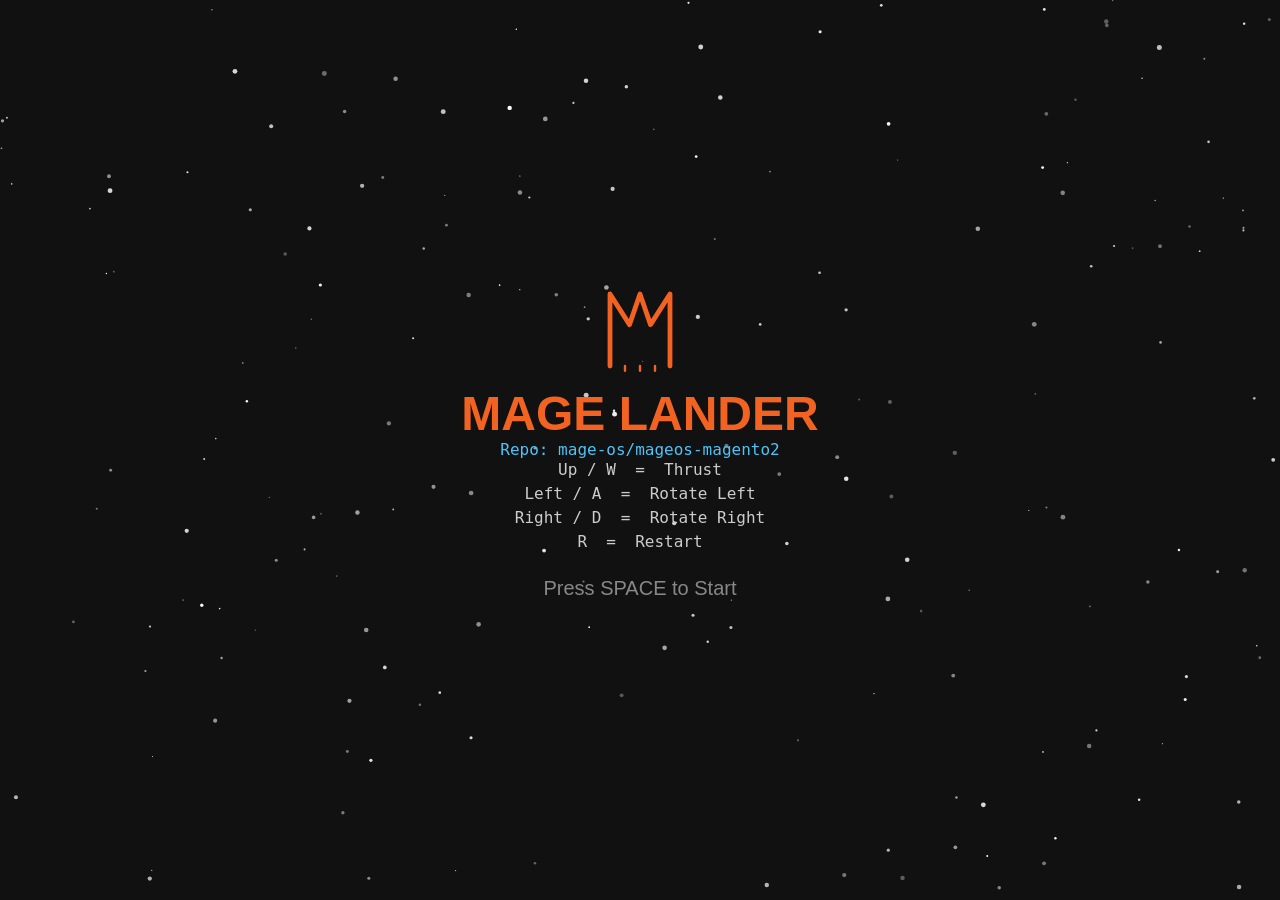
<file: indexv2.html>
<!DOCTYPE html>
<html lang="en">
<head>
    <meta charset="UTF-8">
    <meta name="viewport" content="width=device-width, initial-scale=1.0">
    <title>Mage Lander</title>
    <style>
        * {
            margin: 0;
            padding: 0;
            box-sizing: border-box;
        }

        html, body {
            width: 100%;
            height: 100%;
            overflow: hidden;
            background: #111;
        }

        canvas {
            display: block;
            width: 100%;
            height: 100%;
        }
    </style>
</head>
<body>
    <canvas id="gameCanvas"></canvas>
    <script>
        (function () {
            'use strict';

            // --- Audio Setup (Web Audio API — no external files) ---
            var audioCtx = null;
            var thrustOsc = null;
            var thrustGain = null;
            var thrustNoiseSource = null;
            var thrustNoiseGain = null;
            var isThrustSoundPlaying = false;

            function ensureAudioCtx() {
                if (!audioCtx) {
                    audioCtx = new (window.AudioContext || window.webkitAudioContext)();
                }
                if (audioCtx.state === 'suspended') {
                    audioCtx.resume();
                }
                return audioCtx;
            }

            function createNoiseBuffer(ctx, duration) {
                var sampleRate = ctx.sampleRate;
                var length = sampleRate * duration;
                var buffer = ctx.createBuffer(1, length, sampleRate);
                var data = buffer.getChannelData(0);
                for (var i = 0; i < length; i++) {
                    data[i] = Math.random() * 2 - 1;
                }
                return buffer;
            }

            function startThrustSound() {
                if (isThrustSoundPlaying) return;
                var ctx = ensureAudioCtx();
                isThrustSoundPlaying = true;

                // Low rumble oscillator
                thrustOsc = ctx.createOscillator();
                thrustOsc.type = 'sawtooth';
                thrustOsc.frequency.setValueAtTime(55, ctx.currentTime);
                thrustGain = ctx.createGain();
                thrustGain.gain.setValueAtTime(0, ctx.currentTime);
                thrustGain.gain.linearRampToValueAtTime(0.15, ctx.currentTime + 0.05);
                thrustOsc.connect(thrustGain);
                thrustGain.connect(ctx.destination);
                thrustOsc.start();

                // White noise hiss layer
                thrustNoiseGain = ctx.createGain();
                thrustNoiseGain.gain.setValueAtTime(0, ctx.currentTime);
                thrustNoiseGain.gain.linearRampToValueAtTime(0.08, ctx.currentTime + 0.05);
                var noiseBuffer = createNoiseBuffer(ctx, 2);
                thrustNoiseSource = ctx.createBufferSource();
                thrustNoiseSource.buffer = noiseBuffer;
                thrustNoiseSource.loop = true;
                var hipass = ctx.createBiquadFilter();
                hipass.type = 'highpass';
                hipass.frequency.setValueAtTime(800, ctx.currentTime);
                thrustNoiseSource.connect(hipass);
                hipass.connect(thrustNoiseGain);
                thrustNoiseGain.connect(ctx.destination);
                thrustNoiseSource.start();
            }

            function stopThrustSound() {
                if (!isThrustSoundPlaying) return;
                isThrustSoundPlaying = false;
                var ctx = audioCtx;
                if (!ctx) return;
                var t = ctx.currentTime;
                if (thrustGain) {
                    thrustGain.gain.cancelScheduledValues(t);
                    thrustGain.gain.setValueAtTime(thrustGain.gain.value, t);
                    thrustGain.gain.linearRampToValueAtTime(0, t + 0.05);
                }
                if (thrustNoiseGain) {
                    thrustNoiseGain.gain.cancelScheduledValues(t);
                    thrustNoiseGain.gain.setValueAtTime(thrustNoiseGain.gain.value, t);
                    thrustNoiseGain.gain.linearRampToValueAtTime(0, t + 0.05);
                }
                setTimeout(function () {
                    if (thrustOsc) { try { thrustOsc.stop(); } catch(e){} thrustOsc = null; }
                    if (thrustNoiseSource) { try { thrustNoiseSource.stop(); } catch(e){} thrustNoiseSource = null; }
                    thrustGain = null;
                    thrustNoiseGain = null;
                }, 80);
            }

            function playExplosionSound() {
                var ctx = ensureAudioCtx();
                var t = ctx.currentTime;

                // Noise burst
                var noiseBuffer = createNoiseBuffer(ctx, 1);
                var noise = ctx.createBufferSource();
                noise.buffer = noiseBuffer;
                var noiseGain = ctx.createGain();
                noiseGain.gain.setValueAtTime(0.4, t);
                noiseGain.gain.exponentialRampToValueAtTime(0.001, t + 0.8);
                var lp = ctx.createBiquadFilter();
                lp.type = 'lowpass';
                lp.frequency.setValueAtTime(2000, t);
                lp.frequency.exponentialRampToValueAtTime(100, t + 0.8);
                noise.connect(lp);
                lp.connect(noiseGain);
                noiseGain.connect(ctx.destination);
                noise.start(t);
                noise.stop(t + 0.8);

                // Low thud
                var osc = ctx.createOscillator();
                osc.type = 'sine';
                osc.frequency.setValueAtTime(80, t);
                osc.frequency.exponentialRampToValueAtTime(20, t + 0.5);
                var oscGain = ctx.createGain();
                oscGain.gain.setValueAtTime(0.5, t);
                oscGain.gain.exponentialRampToValueAtTime(0.001, t + 0.5);
                osc.connect(oscGain);
                oscGain.connect(ctx.destination);
                osc.start(t);
                osc.stop(t + 0.5);
            }

            function playLandingSound() {
                var ctx = ensureAudioCtx();
                var t = ctx.currentTime;

                // Pleasant chime — two tones
                [523.25, 659.25].forEach(function(freq, i) {
                    var osc = ctx.createOscillator();
                    osc.type = 'sine';
                    osc.frequency.setValueAtTime(freq, t + i * 0.12);
                    var gain = ctx.createGain();
                    gain.gain.setValueAtTime(0, t);
                    gain.gain.linearRampToValueAtTime(0.25, t + i * 0.12 + 0.02);
                    gain.gain.exponentialRampToValueAtTime(0.001, t + i * 0.12 + 0.6);
                    osc.connect(gain);
                    gain.connect(ctx.destination);
                    osc.start(t + i * 0.12);
                    osc.stop(t + i * 0.12 + 0.6);
                });
            }

            function playClickSound() {
                var ctx = ensureAudioCtx();
                var t = ctx.currentTime;
                var osc = ctx.createOscillator();
                osc.type = 'square';
                osc.frequency.setValueAtTime(600, t);
                var gain = ctx.createGain();
                gain.gain.setValueAtTime(0.1, t);
                gain.gain.exponentialRampToValueAtTime(0.001, t + 0.06);
                osc.connect(gain);
                gain.connect(ctx.destination);
                osc.start(t);
                osc.stop(t + 0.06);
            }

            // --- Canvas Setup ---
            var canvas = document.getElementById('gameCanvas');
            var ctx = canvas.getContext('2d');

            function resizeCanvas() {
                canvas.width = window.innerWidth;
                canvas.height = window.innerHeight;
            }
            window.addEventListener('resize', function() {
                resizeCanvas();
                generateStars();
            });
            resizeCanvas();

            // --- Game State ---
            var STATES = {
                MENU: 'menu',
                PLAYING: 'playing',
                LANDED: 'landed',
                CRASHED: 'crashed',
                GAMEOVER: 'gameover'
            };

            var gameState = STATES.MENU;

            // --- Repository Selector ---
            var availableRepos = [];        // array of {file, name} from data/repos.json
            var selectedRepoIndex = 0;      // currently highlighted repo in selector
            var selectedRepoName = '';      // display name of selected repo
            var repoSelectorActive = false; // true when selector is shown on menu
            var repoLoadError = '';         // error message if repos can't be loaded
            var reposLoaded = false;        // true once repo list has been fetched
            var repoCommits = [];           // loaded commit data for selected repo (chronological order)
            var repoPRs = [];               // loaded PR data for selected repo (merged PRs with type)
            var unplacedPRs = [];           // PRs that couldn't be placed on previous levels (carried forward)
            var repoDataLoaded = false;     // true once repo JSON has been fetched
            var repoDataError = '';         // error message if repo data fails to load
            var repoDataLoading = false;    // true while repo data is being fetched
            var repoFallbackNotice = '';    // notice shown when falling back to random terrain
            var levelDateRange = '';        // date range string for current level's PR batch (e.g., "Mar 2024 - Apr 2024")
            var levelCommits = [];          // commits filtered to current level's PR batch date range

            // PR-based landing pad configuration
            var MAX_PADS_PER_LEVEL = 5;     // PRs per level batch (5 per batch)
            var PR_PAD_WIDTHS = {           // pad width by PR type
                security: 1,                // narrow (hardest)
                bugfix: 2,                  // medium
                feature: 3,                 // wide (easiest)
                other: 2                    // medium
            };
            var PR_PAD_POINTS = {           // points by PR type (inverse of difficulty)
                security: 200,              // hardest = most points
                bugfix: 100,
                feature: 50,
                other: 100
            };
            var PR_TYPE_MULTIPLIERS = {     // score multiplier by PR type
                security: 3,
                bugfix: 2,
                feature: 1,
                other: 1
            };
            var PR_TYPE_COLORS = {          // pad color by PR type
                security: '#DC143C',        // crimson/red
                bugfix: '#FFB300',          // amber/yellow
                feature: '#00BCD4',         // cyan/blue
                other: '#9E9E9E'            // gray
            };

            function loadRepoData(repoFile) {
                repoDataLoaded = false;
                repoDataLoading = true;
                repoDataError = '';
                repoFallbackNotice = '';
                repoCommits = [];
                repoPRs = [];
                unplacedPRs = [];
                levelDateRange = '';
                levelCommits = [];
                fetch('data/' + repoFile)
                    .then(function (res) {
                        if (!res.ok) {
                            if (res.status === 404) {
                                throw new Error('Data file not found: data/' + repoFile);
                            }
                            throw new Error('Failed to load data (HTTP ' + res.status + ')');
                        }
                        return res.json();
                    })
                    .then(function (data) {
                        // Validate data structure
                        if (!data || typeof data !== 'object') {
                            throw new Error('Invalid data format in ' + repoFile);
                        }
                        var hasCommits = data.commits && Array.isArray(data.commits) && data.commits.length > 0;
                        var hasPRs = data.pullRequests && Array.isArray(data.pullRequests) && data.pullRequests.length > 0;

                        if (hasCommits) {
                            repoCommits = data.commits.slice().sort(function (a, b) {
                                return new Date(a.date) - new Date(b.date);
                            });
                        }
                        if (hasPRs) {
                            repoPRs = data.pullRequests
                                .filter(function (pr) { return pr.mergedDate; })
                                .sort(function (a, b) {
                                    return new Date(b.mergedDate) - new Date(a.mergedDate);
                                });
                        }

                        // Set fallback notice if no commits and no PRs
                        if (!hasCommits && !hasPRs) {
                            repoFallbackNotice = 'No commit or PR data found — using random terrain';
                        } else if (!hasCommits) {
                            repoFallbackNotice = 'No commit data found — terrain will be randomized';
                        } else if (!hasPRs) {
                            repoFallbackNotice = 'No PR data found — using random landing pads';
                        }

                        repoDataLoaded = true;
                        repoDataLoading = false;
                    })
                    .catch(function (err) {
                        repoDataError = err.message || 'Failed to load repository data';
                        repoDataLoaded = false;
                        repoDataLoading = false;
                    });
            }

            function loadRepoList() {
                fetch('data/repos.json')
                    .then(function (res) {
                        if (!res.ok) throw new Error('No repos.json found');
                        return res.json();
                    })
                    .then(function (repos) {
                        availableRepos = repos;
                        reposLoaded = true;
                        if (repos.length === 0) {
                            repoLoadError = 'No data files found. Run fetch-github-data.js to fetch repository data.';
                            repoSelectorActive = false;
                        } else if (repos.length === 1) {
                            // Auto-select the only repo
                            selectedRepoIndex = 0;
                            selectedRepoName = repos[0].name;
                            loadRepoData(repos[0].file);
                            repoSelectorActive = false;
                        } else {
                            selectedRepoIndex = 0;
                            selectedRepoName = repos[0].name;
                            repoSelectorActive = true;
                        }
                    })
                    .catch(function () {
                        reposLoaded = true;
                        repoLoadError = 'No data files found. Run fetch-github-data.js to fetch repository data.';
                        repoSelectorActive = false;
                    });
            }

            // Load repos on startup
            loadRepoList();

            // --- Score ---
            var score = 0;

            // --- Level Configuration (endless scaling) ---
            function getLevelConfig(level) {
                // Gravity: starts at 1.6, increases by 0.2 per level, caps at 5.0
                var gravity = Math.min(1.6 + level * 0.2, 5.0);
                // Pad count: starts at 3, decreases by 1 every 2 levels, minimum 1
                var padCount = Math.max(1, 3 - Math.floor(level / 2));
                // Wind: starts at 0, increases by 0.75 per level, caps at 8.0
                var maxWind = Math.min(level * 0.75, 8.0);
                return { gravity: gravity, padCount: padCount, maxWind: maxWind };
            }
            var currentLevel = 0;

            // --- Physics Constants ---
            var GRAVITY = getLevelConfig(currentLevel).gravity;  // m/s^2, configurable per level
            var THRUST_POWER = GRAVITY * 2.5;  // 2.5x gravity so thrust clearly overcomes gravity
            var PIXELS_PER_METER = 50;  // scale factor: 1 m/s = 50 px/s

            // --- Wind ---
            var wind = {
                strength: 0,        // current wind strength in m/s^2 (positive = right, negative = left)
                maxStrength: 0,     // max wind strength for current level
                gustTimer: 0,       // time until next gust change
                gustInterval: 2,    // seconds between gust changes (randomized)
                targetStrength: 0   // wind lerps toward this value
            };

            function resetWind() {
                wind.maxStrength = getLevelConfig(currentLevel).maxWind || 0;
                wind.strength = 0;
                wind.targetStrength = 0;
                wind.gustTimer = 1 + Math.random() * 2;
            }

            // --- Stars ---
            var stars = [];

            function generateStars() {
                stars = [];
                var count = 200;
                for (var i = 0; i < count; i++) {
                    stars.push({
                        x: Math.random() * canvas.width,
                        y: Math.random() * canvas.height,
                        size: 0.5 + Math.random() * 2,
                        brightness: 0.3 + Math.random() * 0.7
                    });
                }
            }

            function drawStars() {
                for (var i = 0; i < stars.length; i++) {
                    var s = stars[i];
                    var alpha = s.brightness;
                    ctx.fillStyle = 'rgba(255, 255, 255, ' + alpha + ')';
                    ctx.beginPath();
                    ctx.arc(s.x, s.y, s.size, 0, Math.PI * 2);
                    ctx.fill();
                }
            }

            // --- Terrain ---
            var terrain = [];       // array of {x, y} points
            var landingPadIndex = -1; // index into terrain[] where the first flat landing pad starts (kept for backward compat)
            var landingPads = [];    // array of {index, width, points} for all landing pads

            // Build per-segment height values from commit data.
            // Returns an array of normalized heights (0 = smallest commit, 1 = largest commit)
            // for exactly segmentCount segments.
            function buildCommitHeights(segmentCount, commits) {
                var source = commits || repoCommits;
                if (source.length === 0) return null;

                // Compute total lines changed per commit
                var commitSizes = [];
                for (var i = 0; i < source.length; i++) {
                    var c = source[i];
                    commitSizes.push((c.linesAdded || 0) + (c.linesDeleted || 0));
                }

                var rawHeights = [];

                if (commitSizes.length >= segmentCount) {
                    // More commits than segments: group/average per segment
                    var commitsPerSeg = commitSizes.length / segmentCount;
                    for (var s = 0; s < segmentCount; s++) {
                        var startIdx = Math.floor(s * commitsPerSeg);
                        var endIdx = Math.floor((s + 1) * commitsPerSeg);
                        if (endIdx <= startIdx) endIdx = startIdx + 1;
                        var sum = 0;
                        var count = 0;
                        for (var j = startIdx; j < endIdx && j < commitSizes.length; j++) {
                            sum += commitSizes[j];
                            count++;
                        }
                        rawHeights.push(count > 0 ? sum / count : 0);
                    }
                } else {
                    // Fewer commits than segments: interpolate intermediate points
                    // Place commits evenly across segments, linearly interpolate between them
                    if (commitSizes.length === 1) {
                        for (var s = 0; s < segmentCount; s++) {
                            rawHeights.push(commitSizes[0]);
                        }
                    } else {
                        var step = (commitSizes.length - 1) / (segmentCount - 1);
                        for (var s = 0; s < segmentCount; s++) {
                            var pos = s * step;
                            var lo = Math.floor(pos);
                            var hi = Math.ceil(pos);
                            if (hi >= commitSizes.length) hi = commitSizes.length - 1;
                            var frac = pos - lo;
                            rawHeights.push(commitSizes[lo] * (1 - frac) + commitSizes[hi] * frac);
                        }
                    }
                }

                // Normalize to 0..1 range
                var minVal = rawHeights[0];
                var maxVal = rawHeights[0];
                for (var i = 1; i < rawHeights.length; i++) {
                    if (rawHeights[i] < minVal) minVal = rawHeights[i];
                    if (rawHeights[i] > maxVal) maxVal = rawHeights[i];
                }
                var range = maxVal - minVal;
                var normalized = [];
                for (var i = 0; i < rawHeights.length; i++) {
                    normalized.push(range > 0 ? (rawHeights[i] - minVal) / range : 0.5);
                }

                // Smoothing pass: limit max slope between adjacent segments
                // Max allowed change per segment (0.25 = 25% of full height range per step)
                var maxSlope = 0.25;
                for (var pass = 0; pass < 3; pass++) {
                    for (var i = 1; i < normalized.length; i++) {
                        var diff = normalized[i] - normalized[i - 1];
                        if (Math.abs(diff) > maxSlope) {
                            normalized[i] = normalized[i - 1] + (diff > 0 ? maxSlope : -maxSlope);
                        }
                    }
                    // Reverse pass for symmetry
                    for (var i = normalized.length - 2; i >= 0; i--) {
                        var diff = normalized[i] - normalized[i + 1];
                        if (Math.abs(diff) > maxSlope) {
                            normalized[i] = normalized[i + 1] + (diff > 0 ? maxSlope : -maxSlope);
                        }
                    }
                }

                return normalized;
            }

            // Get total number of PR batches available
            function getTotalBatches() {
                if (repoPRs.length === 0) return 0;
                return Math.ceil(repoPRs.length / MAX_PADS_PER_LEVEL);
            }

            // Get the PRs assigned to the current level (batched by MAX_PADS_PER_LEVEL)
            // PRs are sorted most-recent-first, so level 0 = most recent batch, level 1 = next, etc.
            // If past all batches, loops back to the beginning
            // Also sets levelDateRange and levelCommits for the current batch
            function getLevelPRs(level) {
                levelDateRange = '';
                levelCommits = [];

                if (repoPRs.length === 0 && unplacedPRs.length === 0) return [];

                var totalBatches = getTotalBatches();
                var effectiveLevel = level;
                var looped = false;

                // If past all available batches, loop back
                if (totalBatches > 0 && effectiveLevel >= totalBatches) {
                    effectiveLevel = effectiveLevel % totalBatches;
                    looped = true;
                }

                var startIdx = effectiveLevel * MAX_PADS_PER_LEVEL;
                // Get the scheduled PRs for this level from the main list
                var scheduled = [];
                if (startIdx < repoPRs.length) {
                    scheduled = repoPRs.slice(startIdx, startIdx + MAX_PADS_PER_LEVEL);
                }
                // Prepend any unplaced PRs carried over from previous levels
                var carried = unplacedPRs.splice(0);
                var combined = carried.concat(scheduled);
                // Cap at MAX_PADS_PER_LEVEL; put overflow back into unplacedPRs
                if (combined.length > MAX_PADS_PER_LEVEL) {
                    unplacedPRs = combined.slice(MAX_PADS_PER_LEVEL);
                    combined = combined.slice(0, MAX_PADS_PER_LEVEL);
                }

                // Compute date range for this batch and filter commits
                if (combined.length > 0) {
                    var dates = [];
                    for (var i = 0; i < combined.length; i++) {
                        if (combined[i].mergedDate) {
                            dates.push(new Date(combined[i].mergedDate).getTime());
                        }
                    }
                    if (dates.length > 0) {
                        var minDate = Math.min.apply(null, dates);
                        var maxDate = Math.max.apply(null, dates);
                        // Format date range for HUD display
                        var months = ['Jan', 'Feb', 'Mar', 'Apr', 'May', 'Jun', 'Jul', 'Aug', 'Sep', 'Oct', 'Nov', 'Dec'];
                        var d1 = new Date(minDate);
                        var d2 = new Date(maxDate);
                        levelDateRange = months[d1.getMonth()] + ' ' + d1.getFullYear() + ' - ' + months[d2.getMonth()] + ' ' + d2.getFullYear();

                        // Filter commits to this batch's date range
                        if (repoCommits.length > 0) {
                            levelCommits = [];
                            for (var c = 0; c < repoCommits.length; c++) {
                                var commitDate = new Date(repoCommits[c].date).getTime();
                                if (commitDate >= minDate && commitDate <= maxDate) {
                                    levelCommits.push(repoCommits[c]);
                                }
                            }
                            // If no commits in range, use all commits as fallback
                            if (levelCommits.length === 0) {
                                levelCommits = repoCommits;
                            }
                        }
                    }
                }

                return combined;
            }

            // Map a PR's merge date to a terrain segment index based on the commit timeline
            function prMergeDateToSegment(pr, segmentCount) {
                var commits = levelCommits.length > 0 ? levelCommits : repoCommits;
                if (commits.length === 0) return Math.floor(segmentCount / 2);

                var prDate = new Date(pr.mergedDate).getTime();
                var firstCommitDate = new Date(commits[0].date).getTime();
                var lastCommitDate = new Date(commits[commits.length - 1].date).getTime();
                var timeRange = lastCommitDate - firstCommitDate;

                if (timeRange <= 0) return Math.floor(segmentCount / 2);

                // Map to segment, clamping to avoid very edges (segments 2 to segmentCount-3)
                var ratio = (prDate - firstCommitDate) / timeRange;
                ratio = Math.max(0, Math.min(1, ratio));
                var seg = Math.round(2 + ratio * (segmentCount - 5));
                return Math.max(2, Math.min(segmentCount - 3, seg));
            }

            function generateTerrain() {
                terrain = [];
                landingPads = [];
                var w = canvas.width;
                var h = canvas.height;
                var segmentCount = 40;
                var segWidth = w / segmentCount;

                var usedSegments = {};
                var placedPads = [];

                // Get PRs for this level
                var levelPRs = getLevelPRs(currentLevel);

                if (levelPRs.length > 0) {
                    // PR-based pad placement
                    for (var p = 0; p < levelPRs.length; p++) {
                        var pr = levelPRs[p];
                        var prType = pr.type || 'other';
                        var padWidth = PR_PAD_WIDTHS[prType] || PR_PAD_WIDTHS.other;
                        var padPoints = PR_PAD_POINTS[prType] || PR_PAD_POINTS.other;

                        // Calculate target segment from PR merge date
                        var targetSeg = prMergeDateToSegment(pr, segmentCount);

                        // Find nearest non-overlapping position (with 1-segment gap)
                        var padIdx = -1;
                        for (var offset = 0; offset < segmentCount; offset++) {
                            var candidates = [targetSeg + offset, targetSeg - offset];
                            for (var ci = 0; ci < candidates.length; ci++) {
                                var candidate = candidates[ci];
                                if (candidate < 2 || candidate + padWidth >= segmentCount - 1) continue;
                                var overlap = false;
                                for (var s = candidate - 1; s <= candidate + padWidth + 1; s++) {
                                    if (usedSegments[s]) { overlap = true; break; }
                                }
                                if (!overlap) {
                                    padIdx = candidate;
                                    break;
                                }
                            }
                            if (padIdx >= 0) break;
                        }

                        // Retry without gap requirement if gap-based search failed
                        if (padIdx < 0) {
                            for (var offset = 0; offset < segmentCount; offset++) {
                                var candidates = [targetSeg + offset, targetSeg - offset];
                                for (var ci = 0; ci < candidates.length; ci++) {
                                    var candidate = candidates[ci];
                                    if (candidate < 1 || candidate + padWidth >= segmentCount) continue;
                                    var overlap = false;
                                    for (var s = candidate; s <= candidate + padWidth; s++) {
                                        if (usedSegments[s]) { overlap = true; break; }
                                    }
                                    if (!overlap) {
                                        padIdx = candidate;
                                        break;
                                    }
                                }
                                if (padIdx >= 0) break;
                            }
                        }

                        // If still no position found, carry PR to the next level
                        if (padIdx < 0) {
                            unplacedPRs.push(pr);
                        } else {
                            for (var s = padIdx; s <= padIdx + padWidth; s++) {
                                usedSegments[s] = true;
                            }
                            placedPads.push({ index: padIdx, width: padWidth, points: padPoints, prType: prType, prNumber: pr.number, prTitle: pr.title || '', prHash: pr.mergeCommitHash ? pr.mergeCommitHash.substring(0, 7) : '', prAuthor: pr.author || '', prMergedDate: pr.mergedDate || '' });
                        }
                    }
                }

                // Fallback: if fewer than 1 valid pad, generate a fallback pad
                if (placedPads.length < 1) {
                    var fallbackWidth = 2; // medium width
                    var fallbackIdx = Math.floor(segmentCount / 2) - 1;
                    // Find non-overlapping spot near center
                    for (var offset = 0; offset < segmentCount; offset++) {
                        var candidates = [fallbackIdx + offset, fallbackIdx - offset];
                        for (var ci = 0; ci < candidates.length; ci++) {
                            var candidate = candidates[ci];
                            if (candidate < 2 || candidate + fallbackWidth >= segmentCount - 1) continue;
                            var overlap = false;
                            for (var s = candidate - 1; s <= candidate + fallbackWidth + 1; s++) {
                                if (usedSegments[s]) { overlap = true; break; }
                            }
                            if (!overlap) {
                                fallbackIdx = candidate;
                                break;
                            }
                        }
                        if (fallbackIdx !== Math.floor(segmentCount / 2) - 1) break;
                    }
                    for (var s = fallbackIdx; s <= fallbackIdx + fallbackWidth; s++) {
                        usedSegments[s] = true;
                    }
                    placedPads.push({ index: fallbackIdx, width: fallbackWidth, points: 100, prType: 'fallback', prNumber: null, prTitle: '', prHash: '' });
                }

                placedPads.sort(function(a, b) { return a.index - b.index; });
                landingPads = placedPads;
                landingPadIndex = landingPads.length > 0 ? landingPads[0].index : -1;

                // Base terrain height range (bottom 40% of screen)
                var minY = h * 0.55;
                var maxY = h * 0.95;

                // Build a lookup: for each segment index, which pad does it belong to?
                var segmentPadMap = {};
                for (var p = 0; p < landingPads.length; p++) {
                    var pad = landingPads[p];
                    for (var s = pad.index; s <= pad.index + pad.width; s++) {
                        segmentPadMap[s] = p;
                    }
                }

                // Get commit-driven heights using level-filtered commits (or all commits as fallback)
                var commitsForTerrain = levelCommits.length > 0 ? levelCommits : repoCommits;
                var commitHeights = buildCommitHeights(segmentCount, commitsForTerrain);

                for (var i = 0; i <= segmentCount; i++) {
                    var x = i * segWidth;
                    var y;

                    if (segmentPadMap[i] !== undefined) {
                        var padRef = landingPads[segmentPadMap[i]];
                        if (i === padRef.index) {
                            // First point of pad: use commit height if available, else random
                            if (commitHeights && i < commitHeights.length) {
                                y = maxY - commitHeights[i] * (maxY - minY);
                            } else {
                                y = minY + Math.random() * (maxY - minY) * 0.6 + (maxY - minY) * 0.2;
                            }
                        } else {
                            // Subsequent points of pad: match the pad's starting height (flatten terrain)
                            y = terrain[padRef.index].y;
                        }
                    } else if (commitHeights && i < commitHeights.length) {
                        // Commit-driven terrain: map normalized height to Y range
                        y = maxY - commitHeights[i] * (maxY - minY);
                    } else {
                        // Fallback: random terrain (v1 style)
                        y = minY + Math.random() * (maxY - minY);
                    }

                    terrain.push({ x: x, y: y });
                }
            }

            // Animation time tracker for pad glow pulse
            var animTime = 0;

            // --- Celebration Particles ---
            var celebrationParticles = [];
            var celebrationTimer = 0;
            var CELEBRATION_DELAY = 1.5; // seconds before "Press Space" prompt appears
            var celebrationReady = false; // true when prompt should show
            var landedPadPoints = 0; // pad difficulty bonus points (after multiplier)
            var landedFuelBonus = 0; // fuel bonus points
            var landedTotalPoints = 0; // total points earned from landing
            var landedTypeMultiplier = 1; // type multiplier applied
            var landedPadBasePoints = 0; // base pad points (before multiplier)
            var landedPRTitle = '';       // full PR title for celebration screen
            var landedPRNumber = null;   // PR number for info panel
            var landedPRAuthor = '';      // PR author for info panel
            var landedPRType = '';        // PR type for info panel badge
            var landedPRMergedDate = '';  // PR merge date for info panel

            function spawnCelebration(x, y) {
                celebrationParticles = [];
                celebrationTimer = 0;
                celebrationReady = false;
                var colors = ['#4CAF50', '#66BB6A', '#A5D6A7', '#FFD700', '#FFC107', '#FFEB3B', '#81C784', '#C8E6C9'];
                for (var i = 0; i < 50; i++) {
                    var angle = Math.random() * Math.PI * 2;
                    var speed = 30 + Math.random() * 120;
                    var life = 1.0 + Math.random() * 1.5;
                    celebrationParticles.push({
                        x: x + (Math.random() - 0.5) * 40,
                        y: y,
                        vx: Math.cos(angle) * speed,
                        vy: -Math.abs(Math.sin(angle) * speed) - 20, // bias upward
                        life: life,
                        maxLife: life,
                        size: 1.5 + Math.random() * 3.5,
                        color: colors[Math.floor(Math.random() * colors.length)]
                    });
                }
            }

            function updateCelebration(dt) {
                celebrationTimer += dt;
                if (celebrationTimer >= CELEBRATION_DELAY) {
                    celebrationReady = true;
                }
                for (var i = celebrationParticles.length - 1; i >= 0; i--) {
                    var p = celebrationParticles[i];
                    p.x += p.vx * dt;
                    p.y += p.vy * dt;
                    p.vy += 40 * dt; // gentle gravity on sparkles
                    p.life -= dt;
                    if (p.life <= 0) {
                        celebrationParticles.splice(i, 1);
                    }
                }
            }

            function drawCelebration() {
                for (var i = 0; i < celebrationParticles.length; i++) {
                    var p = celebrationParticles[i];
                    var alpha = Math.max(0, p.life / p.maxLife);
                    ctx.globalAlpha = alpha;
                    ctx.fillStyle = p.color;
                    ctx.beginPath();
                    ctx.arc(p.x, p.y, p.size * (0.5 + 0.5 * alpha), 0, Math.PI * 2);
                    ctx.fill();
                }
                ctx.globalAlpha = 1;
            }

            // --- Explosion Particles ---
            var explosionParticles = [];
            var explosionTimer = 0;
            var EXPLOSION_DURATION = 1.5; // seconds for explosion to finish
            var explosionFinished = false;

            function spawnExplosion(x, y) {
                explosionParticles = [];
                explosionTimer = 0;
                explosionFinished = false;
                var colors = ['#ff4500', '#ff6600', '#ff8800', '#ffaa00', '#ffcc00', '#ff2200', '#ff0000'];
                for (var i = 0; i < 60; i++) {
                    var angle = Math.random() * Math.PI * 2;
                    var speed = 50 + Math.random() * 200;
                    var life = 0.5 + Math.random() * 1.0;
                    explosionParticles.push({
                        x: x,
                        y: y,
                        vx: Math.cos(angle) * speed,
                        vy: Math.sin(angle) * speed,
                        life: life,
                        maxLife: life,
                        size: 2 + Math.random() * 4,
                        color: colors[Math.floor(Math.random() * colors.length)]
                    });
                }
            }

            function updateExplosion(dt) {
                explosionTimer += dt;
                for (var i = explosionParticles.length - 1; i >= 0; i--) {
                    var p = explosionParticles[i];
                    p.x += p.vx * dt;
                    p.y += p.vy * dt;
                    p.vy += 80 * dt; // slight gravity on particles
                    p.life -= dt;
                    if (p.life <= 0) {
                        explosionParticles.splice(i, 1);
                    }
                }
                if (explosionTimer >= EXPLOSION_DURATION) {
                    explosionFinished = true;
                }
            }

            function drawExplosion() {
                for (var i = 0; i < explosionParticles.length; i++) {
                    var p = explosionParticles[i];
                    var alpha = Math.max(0, p.life / p.maxLife);
                    ctx.globalAlpha = alpha;
                    ctx.fillStyle = p.color;
                    ctx.beginPath();
                    ctx.arc(p.x, p.y, p.size * alpha, 0, Math.PI * 2);
                    ctx.fill();
                }
                ctx.globalAlpha = 1;
            }

            // --- Screen Shake ---
            var screenShake = 0;
            var SCREEN_SHAKE_DURATION = 0.3;
            var SCREEN_SHAKE_INTENSITY = 8;

            function startScreenShake() {
                screenShake = SCREEN_SHAKE_DURATION;
            }

            function drawTerrain() {
                if (terrain.length === 0) return;

                // Filled polygon: terrain line segments + bottom corners
                ctx.beginPath();
                ctx.moveTo(terrain[0].x, terrain[0].y);
                for (var i = 1; i < terrain.length; i++) {
                    ctx.lineTo(terrain[i].x, terrain[i].y);
                }
                // Close along the bottom of the canvas
                ctx.lineTo(canvas.width, canvas.height);
                ctx.lineTo(0, canvas.height);
                ctx.closePath();

                ctx.fillStyle = '#444';
                ctx.fill();

                // Stroke the top surface
                ctx.beginPath();
                ctx.moveTo(terrain[0].x, terrain[0].y);
                for (var i = 1; i < terrain.length; i++) {
                    ctx.lineTo(terrain[i].x, terrain[i].y);
                }
                ctx.strokeStyle = '#888';
                ctx.lineWidth = 2;
                ctx.stroke();

                // Highlight all landing pads with glow/pulse animation
                var pulseAlpha = 0.5 + 0.5 * Math.sin(animTime * 3);  // oscillates between 0 and 1
                // Scale glow based on viewport size so pads remain visible on large/zoomed-out displays
                var glowScale = Math.max(1, Math.min(canvas.width, canvas.height) / 800);
                for (var p = 0; p < landingPads.length; p++) {
                    var pad = landingPads[p];
                    if (pad.index >= 0 && pad.index < terrain.length) {
                        var padStart = terrain[pad.index];
                        var padEnd = terrain[pad.index + pad.width] || terrain[terrain.length - 1];

                        // Color based on PR type
                        var padColor = PR_TYPE_COLORS[pad.prType] || PR_TYPE_COLORS.other;

                        // Wide outer glow for distance visibility (scales with viewport)
                        ctx.save();
                        ctx.shadowColor = padColor;
                        ctx.shadowBlur = (20 + 12 * pulseAlpha) * glowScale;
                        ctx.beginPath();
                        ctx.moveTo(padStart.x, padStart.y);
                        ctx.lineTo(padEnd.x, padEnd.y);
                        ctx.strokeStyle = padColor;
                        ctx.globalAlpha = 0.25 + 0.2 * pulseAlpha;
                        ctx.lineWidth = 6 * glowScale;
                        ctx.stroke();
                        ctx.restore();

                        // Inner glow effect (scales with viewport)
                        ctx.save();
                        ctx.shadowColor = padColor;
                        ctx.shadowBlur = (10 + 8 * pulseAlpha) * glowScale;
                        ctx.beginPath();
                        ctx.moveTo(padStart.x, padStart.y);
                        ctx.lineTo(padEnd.x, padEnd.y);
                        ctx.strokeStyle = padColor;
                        ctx.globalAlpha = 0.6 + 0.4 * pulseAlpha;
                        ctx.lineWidth = 4 * glowScale;
                        ctx.stroke();
                        ctx.restore();

                        // Solid pad line on top (scales with viewport)
                        ctx.beginPath();
                        ctx.moveTo(padStart.x, padStart.y);
                        ctx.lineTo(padEnd.x, padEnd.y);
                        ctx.strokeStyle = padColor;
                        ctx.lineWidth = 3 * glowScale;
                        ctx.stroke();

                        // Point value label with multiplier (scales with viewport)
                        var midX = (padStart.x + padEnd.x) / 2;
                        ctx.fillStyle = padColor;
                        ctx.font = 'bold ' + Math.round(12 * glowScale) + 'px sans-serif';
                        ctx.textAlign = 'center';
                        var padMultiplier = PR_TYPE_MULTIPLIERS[pad.prType] || 1;
                        var labelText = pad.points + 'pts';
                        if (padMultiplier > 1) {
                            labelText += ' x' + padMultiplier;
                        }
                        ctx.fillText(labelText, midX, padStart.y - 8);

                        // PR/commit hash label below the pad
                        var padLabel = '';
                        if (pad.prNumber) {
                            padLabel = 'PR #' + pad.prNumber;
                        } else if (pad.prHash) {
                            padLabel = pad.prHash;
                        }
                        if (padLabel) {
                            ctx.save();
                            ctx.fillStyle = 'rgba(255, 255, 255, 0.5)';
                            ctx.font = Math.round(9 * glowScale) + 'px sans-serif';
                            ctx.textAlign = 'center';
                            ctx.fillText(padLabel, midX, padStart.y + 14 * glowScale);
                            ctx.restore();
                        }
                    }
                }
            }

            // --- Ship ---
            // --- Fuel ---
            var FUEL_MAX = 100;         // fuel units per level
            var FUEL_BURN_RATE = 10;    // fuel units consumed per second while thrusting

            var ship = {
                x: 0,
                y: 0,
                vx: 0,              // velocity in pixels/s
                vy: 0,              // velocity in pixels/s
                angle: 0,           // radians, 0 = upright
                rotationSpeed: 3,   // radians per second
                thrusting: false,   // whether thrust is currently active
                fuel: FUEL_MAX      // remaining fuel
            };

            function resetShip() {
                ship.x = canvas.width / 2;
                ship.y = canvas.height / 3;
                ship.vx = 0;
                ship.vy = 0;
                ship.angle = 0;
                ship.thrusting = false;
                ship.fuel = FUEL_MAX;
            }

            function drawShip(x, y, angle, size, thrusting) {
                ctx.save();
                ctx.translate(x, y);
                ctx.rotate(angle);

                // Mage-OS "M" logo as a spacecraft
                // The M is drawn centered at (0,0) with the given size
                var s = size;
                var halfW = s * 0.5;
                var halfH = s * 0.6;

                ctx.beginPath();
                ctx.strokeStyle = '#f26322';
                ctx.fillStyle = '#f26322';
                ctx.lineWidth = s * 0.08;
                ctx.lineJoin = 'round';
                ctx.lineCap = 'round';

                // Outer M shape — five points forming the M
                // Left leg base
                ctx.moveTo(-halfW, halfH);
                // Left leg top
                ctx.lineTo(-halfW, -halfH);
                // Center valley — down to middle
                ctx.lineTo(-halfW * 0.35, -halfH * 0.15);
                // Peak tip (top center) — the nose of the ship
                ctx.lineTo(0, -halfH);
                // Right inner valley
                ctx.lineTo(halfW * 0.35, -halfH * 0.15);
                // Right leg top
                ctx.lineTo(halfW, -halfH);
                // Right leg base
                ctx.lineTo(halfW, halfH);

                ctx.stroke();

                // Draw small accent marks at the base to suggest thrusters
                ctx.beginPath();
                ctx.moveTo(-halfW * 0.5, halfH);
                ctx.lineTo(-halfW * 0.5, halfH + s * 0.08);
                ctx.moveTo(0, halfH);
                ctx.lineTo(0, halfH + s * 0.08);
                ctx.moveTo(halfW * 0.5, halfH);
                ctx.lineTo(halfW * 0.5, halfH + s * 0.08);
                ctx.strokeStyle = '#f26322';
                ctx.lineWidth = s * 0.04;
                ctx.stroke();

                // Draw thrust flame when thrusting
                if (thrusting) {
                    var flameLen = s * (0.4 + Math.random() * 0.25);
                    var flameWidth = halfW * (0.35 + Math.random() * 0.08);

                    // Outer flame — orange/yellow gradient
                    var flameGrad = ctx.createLinearGradient(0, halfH, 0, halfH + flameLen);
                    flameGrad.addColorStop(0, '#ff8800');
                    flameGrad.addColorStop(0.5, '#ffaa00');
                    flameGrad.addColorStop(1, '#ffdd00');
                    ctx.beginPath();
                    ctx.moveTo(-flameWidth, halfH);
                    ctx.lineTo(0, halfH + flameLen);
                    ctx.lineTo(flameWidth, halfH);
                    ctx.fillStyle = flameGrad;
                    ctx.fill();

                    // Inner flame — yellow core
                    var innerLen = flameLen * (0.55 + Math.random() * 0.1);
                    var innerWidth = flameWidth * 0.5;
                    var innerGrad = ctx.createLinearGradient(0, halfH, 0, halfH + innerLen);
                    innerGrad.addColorStop(0, '#ffcc00');
                    innerGrad.addColorStop(1, '#ffee66');
                    ctx.beginPath();
                    ctx.moveTo(-innerWidth, halfH);
                    ctx.lineTo(0, halfH + innerLen);
                    ctx.lineTo(innerWidth, halfH);
                    ctx.fillStyle = innerGrad;
                    ctx.fill();
                }

                ctx.restore();
            }

            // --- Timing ---
            var lastTime = 0;

            // --- Input ---
            var keys = {};
            window.addEventListener('keydown', function (e) {
                keys[e.key] = true;
                if (e.key === ' ' || e.key === 'ArrowUp' || e.key === 'ArrowDown' || e.key === 'Enter') {
                    e.preventDefault();
                }
                if (gameState === STATES.GAMEOVER && gameOverEnteringName && e.key === 'Backspace') {
                    e.preventDefault();
                }
                handleKeyPress(e.key);
            });
            window.addEventListener('keyup', function (e) {
                keys[e.key] = false;
            });

            function startNewGame() {
                currentLevel = 0;
                unplacedPRs = [];
                levelDateRange = '';
                levelCommits = [];
                repoFallbackNotice = '';
                score = 0;
                GRAVITY = getLevelConfig(currentLevel).gravity;
                THRUST_POWER = GRAVITY * 2.5;
                resetShip();
                resetWind();
                generateTerrain();
                gameState = STATES.PLAYING;
            }

            function handleKeyPress(key) {
                // Handle name entry in game over state
                if (gameState === STATES.GAMEOVER && gameOverEnteringName) {
                    if (key === 'Enter') {
                        var name = gameOverName.trim() || 'AAA';
                        addToLeaderboard(name, score);
                        gameOverEnteringName = false;
                        return;
                    } else if (key === 'Backspace') {
                        gameOverName = gameOverName.slice(0, -1);
                        return;
                    } else if (key.length === 1 && gameOverName.length < 10) {
                        gameOverName += key;
                        return;
                    }
                    return;
                }

                // Repo selector navigation on menu
                if (gameState === STATES.MENU && repoSelectorActive) {
                    if (key === 'ArrowUp') {
                        playClickSound();
                        selectedRepoIndex = (selectedRepoIndex - 1 + availableRepos.length) % availableRepos.length;
                        selectedRepoName = availableRepos[selectedRepoIndex].name;
                        return;
                    } else if (key === 'ArrowDown') {
                        playClickSound();
                        selectedRepoIndex = (selectedRepoIndex + 1) % availableRepos.length;
                        selectedRepoName = availableRepos[selectedRepoIndex].name;
                        return;
                    } else if (key === 'Enter') {
                        playClickSound();
                        selectedRepoName = availableRepos[selectedRepoIndex].name;
                        loadRepoData(availableRepos[selectedRepoIndex].file);
                        repoSelectorActive = false;
                        return;
                    }
                }

                // Handle R key for retrying repo data load on error
                if ((key === 'r' || key === 'R') && gameState === STATES.MENU && repoDataError) {
                    repoDataError = '';
                    if (availableRepos.length > 0) {
                        loadRepoData(availableRepos[selectedRepoIndex].file);
                    }
                    return;
                }

                if (key === ' ') {
                    if (gameState === STATES.MENU) {
                        if (repoLoadError || repoDataError || repoDataLoading || !repoDataLoaded || repoSelectorActive) return; // can't start without loaded data
                        playClickSound();
                        startNewGame();
                    } else if (gameState === STATES.LANDED && celebrationReady) {
                        playClickSound();
                        // Advance to next level (endless progression)
                        currentLevel++;
                        GRAVITY = getLevelConfig(currentLevel).gravity;
                        THRUST_POWER = GRAVITY * 2.5;
                        resetShip();
                        resetWind();
                        generateTerrain();
                        gameState = STATES.PLAYING;
                    } else if (gameState === STATES.CRASHED && explosionFinished) {
                        gameOverLevel = currentLevel + 1;
                        if (isHighScore(score)) {
                            gameOverEnteringName = true;
                            gameOverName = '';
                        } else {
                            gameOverEnteringName = false;
                        }
                        gameState = STATES.GAMEOVER;
                    } else if (gameState === STATES.GAMEOVER && !gameOverEnteringName) {
                        startNewGame();
                    }
                }
                if (key === 'r' || key === 'R') {
                    if (gameState === STATES.PLAYING || gameState === STATES.CRASHED || gameState === STATES.LANDED) {
                        stopThrustSound();
                        playClickSound();
                        GRAVITY = getLevelConfig(currentLevel).gravity;
                        THRUST_POWER = GRAVITY * 2.5;
                        resetShip();
                        resetWind();
                        gameState = STATES.PLAYING;
                    }
                }
            }

            // --- Collision Detection ---
            var SHIP_SIZE = 40; // must match the size passed to drawShip in renderPlaying
            var landingResult = ''; // stores reason for crash or success message

            // Get the two bottom-edge corners of the ship in world coordinates
            function getShipBottomEdge() {
                var halfW = SHIP_SIZE * 0.5;
                var halfH = SHIP_SIZE * 0.6;
                var cosA = Math.cos(ship.angle);
                var sinA = Math.sin(ship.angle);
                // Bottom-left in local coords: (-halfW, halfH)
                // Bottom-right in local coords: (halfW, halfH)
                return [
                    { x: ship.x + (-halfW * cosA - halfH * sinA), y: ship.y + (-halfW * sinA + halfH * cosA) },
                    { x: ship.x + (halfW * cosA - halfH * sinA), y: ship.y + (halfW * sinA + halfH * cosA) }
                ];
            }

            // Get the terrain Y at a given X by interpolating between terrain points
            function getTerrainYAtX(px) {
                for (var i = 0; i < terrain.length - 1; i++) {
                    var t0 = terrain[i];
                    var t1 = terrain[i + 1];
                    if (px >= t0.x && px <= t1.x) {
                        var t = (px - t0.x) / (t1.x - t0.x);
                        return { y: t0.y + t * (t1.y - t0.y), segIndex: i };
                    }
                }
                return null;
            }

            // Get altitude: distance from ship bottom to terrain directly below
            function getAltitude() {
                var bottomEdge = getShipBottomEdge();
                var centerX = (bottomEdge[0].x + bottomEdge[1].x) / 2;
                var bottomY = Math.max(bottomEdge[0].y, bottomEdge[1].y);
                var hit = getTerrainYAtX(centerX);
                if (!hit) return 0;
                var altPixels = hit.y - bottomY;
                return Math.max(0, altPixels / PIXELS_PER_METER);
            }

            // Check if a terrain segment index is part of a landing pad
            function getPadAtSegment(segIndex) {
                for (var p = 0; p < landingPads.length; p++) {
                    var pad = landingPads[p];
                    if (segIndex >= pad.index && segIndex < pad.index + pad.width) {
                        return pad;
                    }
                }
                return null;
            }

            // Check collision and landing conditions
            function checkCollision() {
                if (terrain.length === 0) return;

                var bottomEdge = getShipBottomEdge();

                for (var b = 0; b < bottomEdge.length; b++) {
                    var pt = bottomEdge[b];
                    var hit = getTerrainYAtX(pt.x);
                    if (!hit) continue;

                    if (pt.y >= hit.y) {
                        // Collision detected — check landing conditions
                        var vyMs = ship.vy / PIXELS_PER_METER;  // vertical speed in m/s
                        var vxMs = ship.vx / PIXELS_PER_METER;  // horizontal speed in m/s

                        // Normalize angle to [-PI, PI]
                        var angle = ship.angle % (2 * Math.PI);
                        if (angle > Math.PI) angle -= 2 * Math.PI;
                        if (angle < -Math.PI) angle += 2 * Math.PI;
                        var angleDeg = Math.abs(angle) * (180 / Math.PI);

                        // Check if both bottom points are on a landing pad
                        var pad0 = null;
                        var pad1 = null;
                        for (var c = 0; c < bottomEdge.length; c++) {
                            var ptc = bottomEdge[c];
                            var hitc = getTerrainYAtX(ptc.x);
                            if (hitc) {
                                var padAtSeg = getPadAtSegment(hitc.segIndex);
                                if (c === 0) pad0 = padAtSeg;
                                else pad1 = padAtSeg;
                            }
                        }

                        var onPad = pad0 !== null && pad1 !== null;
                        var verticalOk = vyMs < 2;
                        var horizontalOk = Math.abs(vxMs) < 1;
                        var angleOk = angleDeg < 15;

                        if (onPad && verticalOk && horizontalOk && angleOk) {
                            // Snap ship to terrain surface
                            ship.vy = 0;
                            ship.vx = 0;
                            landingResult = 'SUCCESS';
                            var landedPad = pad0 || pad1;
                            landedTypeMultiplier = PR_TYPE_MULTIPLIERS[landedPad.prType] || 1;
                            landedPadBasePoints = landedPad.points;
                            landedPadPoints = landedPad.points * landedTypeMultiplier;
                            landedPRTitle = landedPad.prTitle || '';
                            landedPRNumber = landedPad.prNumber || null;
                            landedPRAuthor = landedPad.prAuthor || '';
                            landedPRType = landedPad.prType || '';
                            landedPRMergedDate = landedPad.prMergedDate || '';
                            // Fuel bonus: remaining fuel percentage * 100, rounded
                            landedFuelBonus = Math.round((ship.fuel / FUEL_MAX) * 100);
                            landedTotalPoints = landedPadPoints + landedFuelBonus;
                            score += landedTotalPoints;
                            spawnCelebration(ship.x, ship.y - SHIP_SIZE * 0.3);
                            stopThrustSound();
                            playLandingSound();
                            gameState = STATES.LANDED;
                        } else {
                            // Crash — build reason
                            var reasons = [];
                            if (!onPad) reasons.push('Not on a landing pad');
                            if (!verticalOk) reasons.push('Too fast vertically (' + vyMs.toFixed(1) + ' m/s)');
                            if (!horizontalOk) reasons.push('Too fast horizontally (' + Math.abs(vxMs).toFixed(1) + ' m/s)');
                            if (!angleOk) reasons.push('Angle too steep (' + angleDeg.toFixed(1) + '°)');
                            ship.vy = 0;
                            ship.vx = 0;
                            landingResult = reasons.join('\n');
                            spawnExplosion(ship.x, ship.y);
                            startScreenShake();
                            stopThrustSound();
                            playExplosionSound();
                            gameState = STATES.CRASHED;
                        }
                        return;
                    }
                }
            }

            // --- Update ---
            function update(dt) {
                // Update animation timer for pad glow pulse
                animTime += dt;

                // Update screen shake timer
                if (screenShake > 0) {
                    screenShake -= dt;
                    if (screenShake < 0) screenShake = 0;
                }

                // Update explosion particles during crash
                if (gameState === STATES.CRASHED) {
                    updateExplosion(dt);
                }

                // Update celebration particles during landed
                if (gameState === STATES.LANDED) {
                    updateCelebration(dt);
                }

                if (gameState === STATES.PLAYING) {
                    // Ship rotation
                    if (keys['ArrowLeft'] || keys['a'] || keys['A']) {
                        ship.angle -= ship.rotationSpeed * dt;
                    }
                    if (keys['ArrowRight'] || keys['d'] || keys['D']) {
                        ship.angle += ship.rotationSpeed * dt;
                    }

                    // Wind — update gusts and apply horizontal force
                    if (wind.maxStrength > 0) {
                        wind.gustTimer -= dt;
                        if (wind.gustTimer <= 0) {
                            // Pick a new random target wind strength and direction
                            wind.targetStrength = (Math.random() * 2 - 1) * wind.maxStrength;
                            wind.gustTimer = 1.5 + Math.random() * 2.5;
                        }
                        // Smoothly lerp toward target
                        wind.strength += (wind.targetStrength - wind.strength) * dt * 2;
                        // Apply wind as horizontal acceleration
                        ship.vx += wind.strength * PIXELS_PER_METER * dt;
                    }

                    // Gravity — accelerates downward (positive Y is down in canvas)
                    ship.vy += GRAVITY * PIXELS_PER_METER * dt;

                    // Thrust — applied in the direction the ship is facing (nose = -Y when angle=0)
                    // Thrust requires fuel; pressing thrust with no fuel does nothing
                    var wantsThrust = !!(keys['ArrowUp'] || keys['w'] || keys['W']);
                    ship.thrusting = wantsThrust && ship.fuel > 0;
                    if (ship.thrusting) {
                        ship.fuel -= FUEL_BURN_RATE * dt;
                        if (ship.fuel < 0) ship.fuel = 0;
                        ship.vx += Math.sin(ship.angle) * THRUST_POWER * PIXELS_PER_METER * dt;
                        ship.vy += -Math.cos(ship.angle) * THRUST_POWER * PIXELS_PER_METER * dt;
                        startThrustSound();
                    } else {
                        stopThrustSound();
                    }

                    // Update position
                    ship.x += ship.vx * dt;
                    ship.y += ship.vy * dt;

                    // Clamp left/right edges — ship cannot leave the viewport
                    if (ship.x < 0) {
                        ship.x = 0;
                        ship.vx = 0;
                    } else if (ship.x > canvas.width) {
                        ship.x = canvas.width;
                        ship.vx = 0;
                    }

                    // Check for terrain collision
                    checkCollision();
                }
            }

            // --- Leaderboard ---
            var LEADERBOARD_KEY = 'mageLanderLeaderboard';
            var LEADERBOARD_MAX = 10;

            function getLeaderboard() {
                try {
                    var data = localStorage.getItem(LEADERBOARD_KEY);
                    if (data) {
                        var parsed = JSON.parse(data);
                        if (Array.isArray(parsed)) return parsed;
                    }
                } catch (e) {}
                return [];
            }

            function saveLeaderboard(board) {
                try {
                    localStorage.setItem(LEADERBOARD_KEY, JSON.stringify(board));
                } catch (e) {}
            }

            function isHighScore(s) {
                if (s <= 0) return false;
                var board = getLeaderboard();
                if (board.length < LEADERBOARD_MAX) return true;
                return s > board[board.length - 1].score;
            }

            function addToLeaderboard(name, s) {
                var board = getLeaderboard();
                board.push({ name: name, score: s });
                board.sort(function(a, b) { return b.score - a.score; });
                if (board.length > LEADERBOARD_MAX) {
                    board = board.slice(0, LEADERBOARD_MAX);
                }
                saveLeaderboard(board);
                return board;
            }

            // Backward compat: migrate old single high score to leaderboard
            (function migrateOldHighScore() {
                try {
                    var old = localStorage.getItem('mageLanderHighScore');
                    if (old) {
                        var val = parseInt(old, 10);
                        if (val > 0) {
                            var board = getLeaderboard();
                            if (board.length === 0) {
                                addToLeaderboard('???', val);
                            }
                        }
                        localStorage.removeItem('mageLanderHighScore');
                    }
                } catch (e) {}
            })();

            // --- Game Over State ---
            var gameOverEnteringName = false;
            var gameOverName = '';
            var gameOverLevel = 0;  // level reached (stored on game over)

            // --- Render ---

            function renderMenu() {
                var cx = canvas.width / 2;
                var baseY = canvas.height / 2 - 120;

                // Draw ship logo on menu (Mage-OS "M" logo)
                drawShip(cx, baseY, 0, 60);

                // Title
                ctx.fillStyle = '#f26322';
                ctx.font = 'bold 48px sans-serif';
                ctx.textAlign = 'center';
                ctx.fillText('MAGE LANDER', cx, baseY + 100);

                // Show selected repo name below title
                if (selectedRepoName && !repoSelectorActive) {
                    ctx.fillStyle = '#4FC3F7';
                    ctx.font = '16px monospace';
                    ctx.fillText('Repo: ' + selectedRepoName, cx, baseY + 125);
                }

                // Error state — no data files or repo data load failure
                if (repoLoadError) {
                    ctx.fillStyle = '#f44336';
                    ctx.font = '18px monospace';
                    ctx.fillText('No repository data found', cx, baseY + 150);
                    ctx.fillStyle = '#ccc';
                    ctx.font = '14px monospace';
                    ctx.fillText('To fetch data, run:', cx, baseY + 180);
                    ctx.fillStyle = '#4FC3F7';
                    ctx.font = '13px monospace';
                    ctx.fillText('node fetch-github-data.js owner/repo', cx, baseY + 200);
                    ctx.fillStyle = '#888';
                    ctx.font = '12px monospace';
                    ctx.fillText('Then reload this page', cx, baseY + 225);
                    return;
                }
                if (repoDataError) {
                    ctx.fillStyle = '#f44336';
                    ctx.font = '16px monospace';
                    ctx.fillText('Error: ' + repoDataError, cx, baseY + 155);
                    ctx.fillStyle = '#888';
                    ctx.font = '14px monospace';
                    ctx.fillText('Press R to retry or select another repo', cx, baseY + 180);
                    return;
                }

                // Loading state — repo list
                if (!reposLoaded) {
                    ctx.fillStyle = '#888';
                    ctx.font = '18px monospace';
                    ctx.fillText('Loading repositories...', cx, baseY + 160);
                    return;
                }

                // Loading state — repo data
                if (repoDataLoading) {
                    ctx.fillStyle = '#4FC3F7';
                    ctx.font = '18px monospace';
                    var dots = '';
                    for (var d = 0; d < ((Date.now() / 500) % 4); d++) dots += '.';
                    ctx.fillText('Loading repository data' + dots, cx, baseY + 160);
                    return;
                }

                // Repo selector — shown when multiple repos available
                if (repoSelectorActive) {
                    ctx.fillStyle = '#ccc';
                    ctx.font = '18px monospace';
                    ctx.fillText('Select a repository:', cx, baseY + 150);

                    var listY = baseY + 180;
                    for (var i = 0; i < availableRepos.length; i++) {
                        var isSelected = (i === selectedRepoIndex);
                        ctx.fillStyle = isSelected ? '#f26322' : '#888';
                        ctx.font = isSelected ? 'bold 16px monospace' : '16px monospace';
                        var prefix = isSelected ? '> ' : '  ';
                        ctx.fillText(prefix + availableRepos[i].name, cx, listY + i * 28);
                    }

                    ctx.fillStyle = '#888';
                    ctx.font = '14px monospace';
                    ctx.fillText('Up/Down to navigate, Enter to select', cx, listY + availableRepos.length * 28 + 20);
                    return;
                }

                // Controls
                ctx.fillStyle = '#ccc';
                ctx.font = '16px monospace';
                var controlsY = baseY + 145;
                ctx.fillText('Up / W  =  Thrust', cx, controlsY);
                ctx.fillText('Left / A  =  Rotate Left', cx, controlsY + 24);
                ctx.fillText('Right / D  =  Rotate Right', cx, controlsY + 48);
                ctx.fillText('R  =  Restart', cx, controlsY + 72);

                // Fallback notice (when data has no commits or no PRs)
                if (repoFallbackNotice) {
                    ctx.fillStyle = '#FFB300';
                    ctx.font = '14px monospace';
                    ctx.fillText(repoFallbackNotice, cx, controlsY + 110);
                }

                // "Press Space to Start" prompt
                ctx.fillStyle = '#888';
                ctx.font = '20px sans-serif';
                var startPromptY = repoFallbackNotice ? controlsY + 140 : controlsY + 120;
                ctx.fillText('Press SPACE to Start', cx, startPromptY);

                // Leaderboard on start screen
                var board = getLeaderboard();
                if (board.length > 0) {
                    drawLeaderboard(cx, controlsY + 150, null);
                }
            }

            function renderPlaying() {
                // Draw terrain
                drawTerrain();

                // Draw ship
                drawShip(ship.x, ship.y, ship.angle, SHIP_SIZE, ship.thrusting);

                // --- HUD ---
                var vyMs = ship.vy / PIXELS_PER_METER;
                var vxMs = ship.vx / PIXELS_PER_METER;
                var angleDeg = ship.angle % (2 * Math.PI);
                if (angleDeg > Math.PI) angleDeg -= 2 * Math.PI;
                if (angleDeg < -Math.PI) angleDeg += 2 * Math.PI;
                angleDeg = angleDeg * (180 / Math.PI);
                var altitude = getAltitude();
                var fuelPct = ship.fuel / FUEL_MAX;

                ctx.font = '14px monospace';
                ctx.textAlign = 'left';

                // Altitude
                ctx.fillStyle = '#fff';
                ctx.fillText('Alt:     ' + altitude.toFixed(1) + ' m', 10, 25);

                // Vertical velocity — color-coded: green if safe (<2), red if too fast
                ctx.fillStyle = vyMs >= 2 ? '#f44336' : '#4CAF50';
                ctx.fillText('V-Speed: ' + vyMs.toFixed(1) + ' m/s', 10, 45);

                // Horizontal velocity — color-coded: green if safe (<1), red if too fast
                ctx.fillStyle = Math.abs(vxMs) >= 1 ? '#f44336' : '#4CAF50';
                ctx.fillText('H-Speed: ' + vxMs.toFixed(1) + ' m/s', 10, 65);

                // Angle
                ctx.fillStyle = Math.abs(angleDeg) >= 15 ? '#f44336' : '#4CAF50';
                ctx.fillText('Angle:   ' + angleDeg.toFixed(1) + '\u00B0', 10, 85);

                // Fuel bar
                var fuelBarW = 120;
                var fuelBarH = 14;
                var fuelBarX = 10;
                var fuelBarY = 98;

                ctx.fillStyle = '#333';
                ctx.fillRect(fuelBarX, fuelBarY, fuelBarW, fuelBarH);

                var fuelColor;
                if (fuelPct > 0.5) {
                    fuelColor = '#4CAF50';
                } else if (fuelPct > 0.25) {
                    fuelColor = '#FFC107';
                } else {
                    fuelColor = '#f44336';
                }
                ctx.fillStyle = fuelColor;
                ctx.fillRect(fuelBarX, fuelBarY, fuelBarW * fuelPct, fuelBarH);

                ctx.strokeStyle = '#888';
                ctx.lineWidth = 1;
                ctx.strokeRect(fuelBarX, fuelBarY, fuelBarW, fuelBarH);

                ctx.fillStyle = '#fff';
                ctx.font = '14px monospace';
                ctx.textAlign = 'left';
                ctx.fillText('Fuel: ' + Math.round(fuelPct * 100) + '%', fuelBarX + fuelBarW + 8, fuelBarY + 12);

                // Score, Level, and Repo
                ctx.fillStyle = '#fff';
                ctx.font = '14px monospace';
                ctx.textAlign = 'left';
                ctx.fillText('Score: ' + score, 10, fuelBarY + 36);
                ctx.fillText('Level: ' + (currentLevel + 1), 10, fuelBarY + 56);

                // Repo name in HUD (top-right)
                if (selectedRepoName) {
                    ctx.fillStyle = '#4FC3F7';
                    ctx.font = '12px monospace';
                    ctx.textAlign = 'right';
                    ctx.fillText('Repo: ' + selectedRepoName, canvas.width - 10, 25);
                    ctx.textAlign = 'left';
                }

                // PR Type Legend (top-right, below repo name)
                var legendX = canvas.width - 10;
                var legendY = 45;
                ctx.font = '11px monospace';
                ctx.textAlign = 'right';
                var legendTypes = [
                    { label: 'Security (3x)', color: PR_TYPE_COLORS.security },
                    { label: 'Bug Fix (2x)', color: PR_TYPE_COLORS.bugfix },
                    { label: 'Feature (1x)', color: PR_TYPE_COLORS.feature },
                    { label: 'Other (1x)', color: PR_TYPE_COLORS.other }
                ];
                for (var li = 0; li < legendTypes.length; li++) {
                    var lt = legendTypes[li];
                    ctx.fillStyle = lt.color;
                    ctx.fillRect(legendX - 8, legendY + li * 16 - 8, 8, 8);
                    ctx.fillStyle = '#ccc';
                    ctx.fillText(lt.label, legendX - 14, legendY + li * 16);
                }

                // Date range of current level's data
                if (levelDateRange) {
                    ctx.fillStyle = '#aaa';
                    ctx.font = '11px monospace';
                    ctx.textAlign = 'right';
                    ctx.fillText(levelDateRange, legendX, legendY + legendTypes.length * 16 + 6);
                }
                ctx.textAlign = 'left';

                // Wind indicator (only shown when wind is active)
                if (wind.maxStrength > 0) {
                    var windY = fuelBarY + 76;
                    ctx.fillStyle = '#fff';
                    ctx.font = '14px monospace';
                    ctx.textAlign = 'left';
                    ctx.fillText('Wind:', 10, windY);

                    // Draw wind arrow — length proportional to strength, direction shows left/right
                    var arrowBaseX = 70;
                    var arrowY = windY - 5;
                    var maxArrowLen = 60;
                    var arrowLen = (wind.strength / wind.maxStrength) * maxArrowLen;
                    var absArrowLen = Math.abs(arrowLen);

                    if (absArrowLen > 1) {
                        var arrowEndX = arrowBaseX + arrowLen;
                        // Arrow shaft
                        ctx.strokeStyle = '#4FC3F7';
                        ctx.lineWidth = 2;
                        ctx.beginPath();
                        ctx.moveTo(arrowBaseX, arrowY);
                        ctx.lineTo(arrowEndX, arrowY);
                        ctx.stroke();
                        // Arrowhead
                        var headDir = arrowLen > 0 ? 1 : -1;
                        ctx.beginPath();
                        ctx.moveTo(arrowEndX, arrowY);
                        ctx.lineTo(arrowEndX - headDir * 6, arrowY - 4);
                        ctx.lineTo(arrowEndX - headDir * 6, arrowY + 4);
                        ctx.closePath();
                        ctx.fillStyle = '#4FC3F7';
                        ctx.fill();
                    } else {
                        // Calm — show a dot
                        ctx.fillStyle = '#4FC3F7';
                        ctx.beginPath();
                        ctx.arc(arrowBaseX, arrowY, 3, 0, Math.PI * 2);
                        ctx.fill();
                    }
                }

                // HUD hint
                ctx.fillStyle = '#555';
                ctx.font = '14px sans-serif';
                ctx.textAlign = 'center';
                ctx.fillText('Arrow keys to steer | UP or W for thrust | Land on pads', canvas.width / 2, canvas.height - 30);
            }

            function renderLanded() {
                drawTerrain();

                // Ship remains visible on the pad
                drawShip(ship.x, ship.y, ship.angle, SHIP_SIZE, false);

                // Draw celebration particles
                drawCelebration();

                // "LANDED SUCCESSFULLY!" title
                ctx.fillStyle = '#4CAF50';
                ctx.font = 'bold 36px sans-serif';
                ctx.textAlign = 'center';
                ctx.fillText('LANDED SUCCESSFULLY!', canvas.width / 2, canvas.height / 2 - 40);

                // Score breakdown displayed prominently
                ctx.fillStyle = '#FFD700';
                ctx.font = 'bold 28px sans-serif';
                ctx.fillText('+' + landedTotalPoints + ' pts', canvas.width / 2, canvas.height / 2 + 5);

                // Breakdown: pad bonus (with multiplier) + fuel bonus
                ctx.fillStyle = '#ccc';
                ctx.font = '16px sans-serif';
                var padBreakdown = 'Pad: ' + landedPadBasePoints + (landedTypeMultiplier > 1 ? ' x' + landedTypeMultiplier + ' = ' + landedPadPoints : '');
                ctx.fillText(padBreakdown + ' | Fuel bonus: ' + landedFuelBonus, canvas.width / 2, canvas.height / 2 + 30);

                // PR Info Panel on successful landing
                if (landedPRNumber) {
                    var panelCx = canvas.width / 2;
                    var panelTop = canvas.height / 2 + 48;
                    var panelW = 400;
                    var panelH = 100;
                    var panelLeft = panelCx - panelW / 2;

                    // Panel background
                    ctx.fillStyle = 'rgba(0, 0, 0, 0.7)';
                    ctx.strokeStyle = 'rgba(255, 255, 255, 0.3)';
                    ctx.lineWidth = 1;
                    ctx.beginPath();
                    ctx.roundRect(panelLeft, panelTop, panelW, panelH, 8);
                    ctx.fill();
                    ctx.stroke();

                    var lineY = panelTop + 22;

                    // Row 1: PR number + type badge
                    ctx.font = 'bold 15px sans-serif';
                    ctx.fillStyle = '#fff';
                    ctx.textAlign = 'left';
                    var prLabel = 'PR #' + landedPRNumber;
                    ctx.fillText(prLabel, panelLeft + 14, lineY);

                    // Type badge
                    if (landedPRType && landedPRType !== 'fallback') {
                        var badgeColor = PR_TYPE_COLORS[landedPRType] || PR_TYPE_COLORS.other;
                        var badgeText = landedPRType.charAt(0).toUpperCase() + landedPRType.slice(1);
                        var prLabelWidth = ctx.measureText(prLabel).width;
                        var badgeX = panelLeft + 14 + prLabelWidth + 10;
                        ctx.font = 'bold 11px sans-serif';
                        var badgeTextWidth = ctx.measureText(badgeText).width;
                        // Badge background
                        ctx.fillStyle = badgeColor;
                        ctx.beginPath();
                        ctx.roundRect(badgeX, lineY - 11, badgeTextWidth + 12, 16, 4);
                        ctx.fill();
                        // Badge text
                        ctx.fillStyle = '#000';
                        ctx.fillText(badgeText, badgeX + 6, lineY - 0.5);
                    }

                    // Merge date (right-aligned)
                    if (landedPRMergedDate) {
                        var mergeDate = new Date(landedPRMergedDate);
                        var months = ['Jan', 'Feb', 'Mar', 'Apr', 'May', 'Jun', 'Jul', 'Aug', 'Sep', 'Oct', 'Nov', 'Dec'];
                        var dateStr = months[mergeDate.getMonth()] + ' ' + mergeDate.getDate() + ', ' + mergeDate.getFullYear();
                        ctx.font = '12px sans-serif';
                        ctx.fillStyle = 'rgba(255, 255, 255, 0.5)';
                        ctx.textAlign = 'right';
                        ctx.fillText(dateStr, panelLeft + panelW - 14, lineY);
                    }

                    lineY += 22;

                    // Row 2: PR title (truncated)
                    ctx.font = '13px sans-serif';
                    ctx.fillStyle = 'rgba(255, 255, 255, 0.85)';
                    ctx.textAlign = 'left';
                    var maxTitleW = panelW - 28;
                    var displayTitle = landedPRTitle;
                    while (displayTitle.length > 0 && ctx.measureText(displayTitle).width > maxTitleW) {
                        displayTitle = displayTitle.substring(0, displayTitle.length - 1);
                    }
                    if (displayTitle.length < landedPRTitle.length) {
                        displayTitle = displayTitle.substring(0, displayTitle.length - 3) + '...';
                    }
                    ctx.fillText(displayTitle, panelLeft + 14, lineY);

                    lineY += 20;

                    // Row 3: Author
                    if (landedPRAuthor) {
                        ctx.font = '12px sans-serif';
                        ctx.fillStyle = 'rgba(255, 255, 255, 0.5)';
                        ctx.textAlign = 'left';
                        ctx.fillText('by ' + landedPRAuthor, panelLeft + 14, lineY);
                    }

                    // Reset text align for subsequent draws
                    ctx.textAlign = 'center';
                }

                // "Press Space for next level" appears after delay
                if (celebrationReady) {
                    ctx.fillStyle = '#888';
                    ctx.font = '20px sans-serif';
                    ctx.textAlign = 'center';
                    ctx.fillText('Press SPACE for next level', canvas.width / 2, canvas.height / 2 + (landedPRNumber ? 170 : 65));
                }
            }

            function renderCrashed() {
                drawTerrain();

                // During explosion, show particles instead of ship
                if (!explosionFinished) {
                    drawExplosion();
                } else {
                    // After explosion finishes, show "Crashed!" message
                    ctx.fillStyle = '#f44336';
                    ctx.font = 'bold 36px sans-serif';
                    ctx.textAlign = 'center';
                    ctx.fillText('CRASHED!', canvas.width / 2, canvas.height / 2 - 40);

                    // Show crash reasons
                    if (landingResult) {
                        var reasons = landingResult.split('\n');
                        ctx.fillStyle = '#ccc';
                        ctx.font = '16px sans-serif';
                        for (var i = 0; i < reasons.length; i++) {
                            ctx.fillText(reasons[i], canvas.width / 2, canvas.height / 2 + i * 22);
                        }
                    }

                    ctx.fillStyle = '#888';
                    ctx.font = '20px sans-serif';
                    ctx.fillText('Press R to retry | Press SPACE for game over', canvas.width / 2, canvas.height / 2 + (landingResult ? landingResult.split('\n').length * 22 + 15 : 30));
                }
            }

            function drawLeaderboard(cx, startY, highlight) {
                var board = getLeaderboard();
                if (board.length === 0) return startY;

                ctx.fillStyle = '#ccc';
                ctx.font = 'bold 16px monospace';
                ctx.textAlign = 'center';
                ctx.fillText('--- HIGH SCORES ---', cx, startY);

                var y = startY + 24;
                ctx.font = '14px monospace';
                for (var i = 0; i < board.length; i++) {
                    var entry = board[i];
                    var rank = (i + 1) + '.';
                    var padding = i < 9 ? '  ' : ' ';
                    var line = rank + padding + entry.name;
                    // Pad name to align scores
                    while (line.length < 18) line += ' ';
                    line += entry.score;

                    if (highlight && entry.score === score && entry.name === highlight) {
                        ctx.fillStyle = '#FFD700';
                        highlight = null; // only highlight first match
                    } else {
                        ctx.fillStyle = '#aaa';
                    }
                    ctx.fillText(line, cx, y);
                    y += 20;
                }
                return y;
            }

            function renderGameOver() {
                var cx = canvas.width / 2;
                var y = canvas.height / 2 - 120;

                ctx.fillStyle = '#f44336';
                ctx.font = 'bold 36px sans-serif';
                ctx.textAlign = 'center';
                ctx.fillText('GAME OVER', cx, y);

                y += 40;
                ctx.fillStyle = '#FFD700';
                ctx.font = 'bold 28px sans-serif';
                ctx.fillText('Score: ' + score, cx, y);

                y += 30;
                ctx.fillStyle = '#ccc';
                ctx.font = '18px sans-serif';
                ctx.fillText('Level Reached: ' + gameOverLevel, cx, y);

                y += 30;

                if (gameOverEnteringName) {
                    // Name entry prompt
                    ctx.fillStyle = '#FFD700';
                    ctx.font = 'bold 18px sans-serif';
                    ctx.fillText('NEW HIGH SCORE!', cx, y);
                    y += 28;
                    ctx.fillStyle = '#ccc';
                    ctx.font = '16px sans-serif';
                    ctx.fillText('Enter your name:', cx, y);
                    y += 28;
                    // Draw input box
                    var boxW = 200;
                    var boxH = 30;
                    ctx.strokeStyle = '#FFD700';
                    ctx.lineWidth = 2;
                    ctx.strokeRect(cx - boxW / 2, y - 20, boxW, boxH);
                    ctx.fillStyle = '#fff';
                    ctx.font = 'bold 18px monospace';
                    var displayName = gameOverName;
                    // Blinking cursor
                    if (Math.floor(Date.now() / 500) % 2 === 0) {
                        displayName += '_';
                    }
                    ctx.fillText(displayName, cx, y + 2);
                    y += 24;
                    ctx.fillStyle = '#888';
                    ctx.font = '14px sans-serif';
                    ctx.fillText('Press ENTER to confirm (max 10 chars)', cx, y);
                } else {
                    // Show leaderboard
                    y = drawLeaderboard(cx, y, gameOverName.trim() || null);
                    y += 15;
                    ctx.fillStyle = '#888';
                    ctx.font = '20px sans-serif';
                    ctx.fillText('Press Space to Play Again', cx, y);
                }
            }

            function render() {
                // Clear canvas with dark background
                ctx.fillStyle = '#111';
                ctx.fillRect(0, 0, canvas.width, canvas.height);

                // Draw starfield background
                drawStars();

                // Apply screen shake offset
                var shaking = screenShake > 0;
                if (shaking) {
                    var shakeX = (Math.random() - 0.5) * 2 * SCREEN_SHAKE_INTENSITY * (screenShake / SCREEN_SHAKE_DURATION);
                    var shakeY = (Math.random() - 0.5) * 2 * SCREEN_SHAKE_INTENSITY * (screenShake / SCREEN_SHAKE_DURATION);
                    ctx.save();
                    ctx.translate(shakeX, shakeY);
                }

                switch (gameState) {
                    case STATES.MENU:
                        renderMenu();
                        break;
                    case STATES.PLAYING:
                        renderPlaying();
                        break;
                    case STATES.LANDED:
                        renderLanded();
                        break;
                    case STATES.CRASHED:
                        renderCrashed();
                        break;
                    case STATES.GAMEOVER:
                        renderGameOver();
                        break;
                }

                // Restore screen shake offset
                if (shaking) {
                    ctx.restore();
                }
            }

            // --- Game Loop ---
            function gameLoop(timestamp) {
                var dt = (timestamp - lastTime) / 1000;
                lastTime = timestamp;

                // Clamp delta time to avoid spiral of death on tab switch
                if (dt > 0.1) {
                    dt = 0.1;
                }

                update(dt);
                render();

                requestAnimationFrame(gameLoop);
            }

            // Generate initial starfield
            generateStars();

            // Start the loop
            requestAnimationFrame(function (timestamp) {
                lastTime = timestamp;
                gameLoop(timestamp);
            });
        })();
    </script>
</body>
</html>
</file>
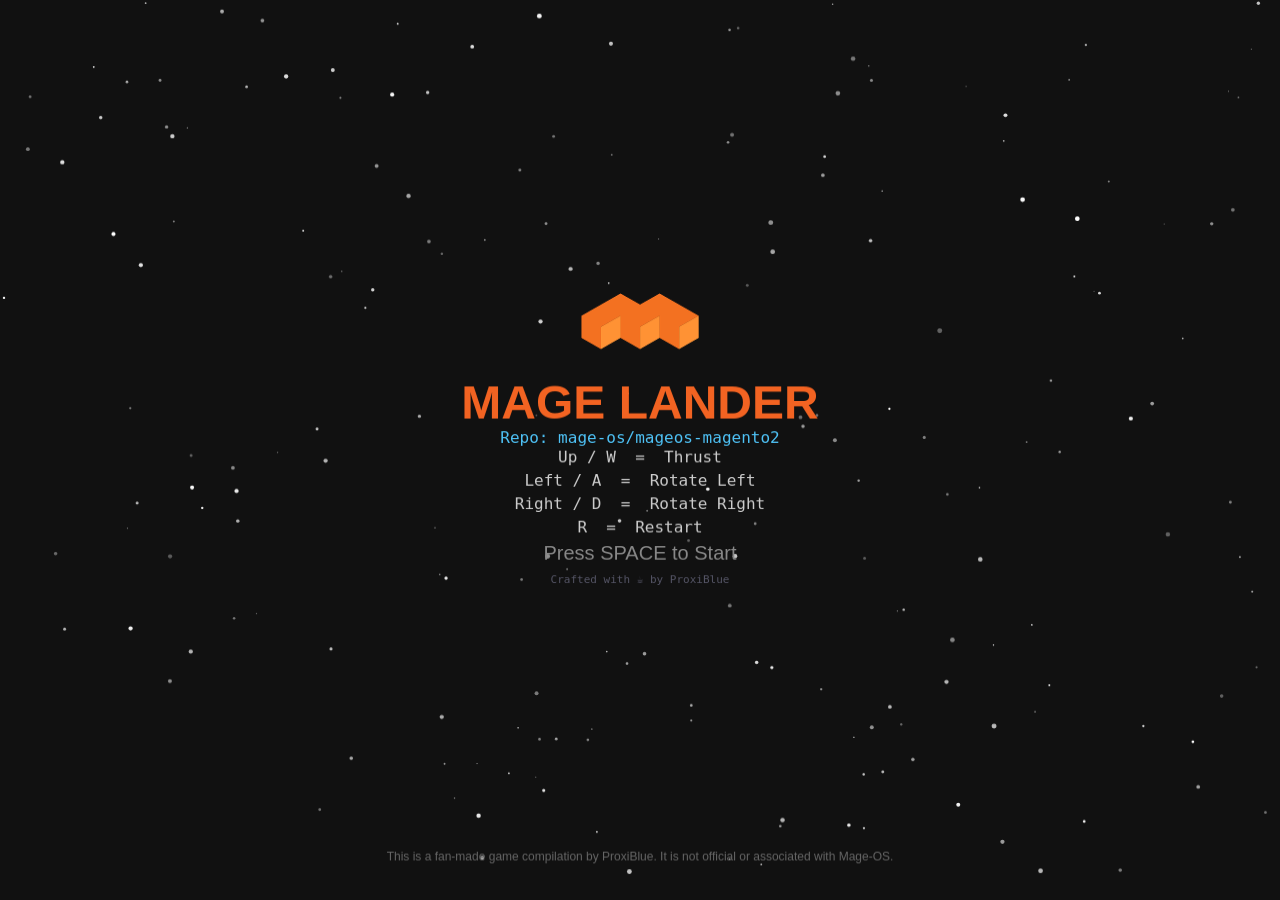
<file: indexv3.html>
<!DOCTYPE html>
<html lang="en">
<head>
    <meta charset="UTF-8">
    <meta name="viewport" content="width=device-width, initial-scale=1.0">
    <title>Mage Lander</title>
    <link rel="stylesheet" href="css/game.css">
</head>
<body>
    <canvas id="gameCanvas"></canvas>
    <script src="js/config.js"></script>
    <script src="js/audio.js"></script>
    <script src="js/repo.js"></script>
    <script src="js/terrain.js"></script>
    <script src="js/particles.js"></script>
    <script src="js/ship.js"></script>
    <script src="js/collision.js"></script>
    <script src="js/leaderboard.js"></script>
    <script src="js/input.js"></script>
    <script src="js/update.js"></script>
    <script src="js/render.js"></script>
    <script src="js/main.js"></script>
</body>
</html>
</file>
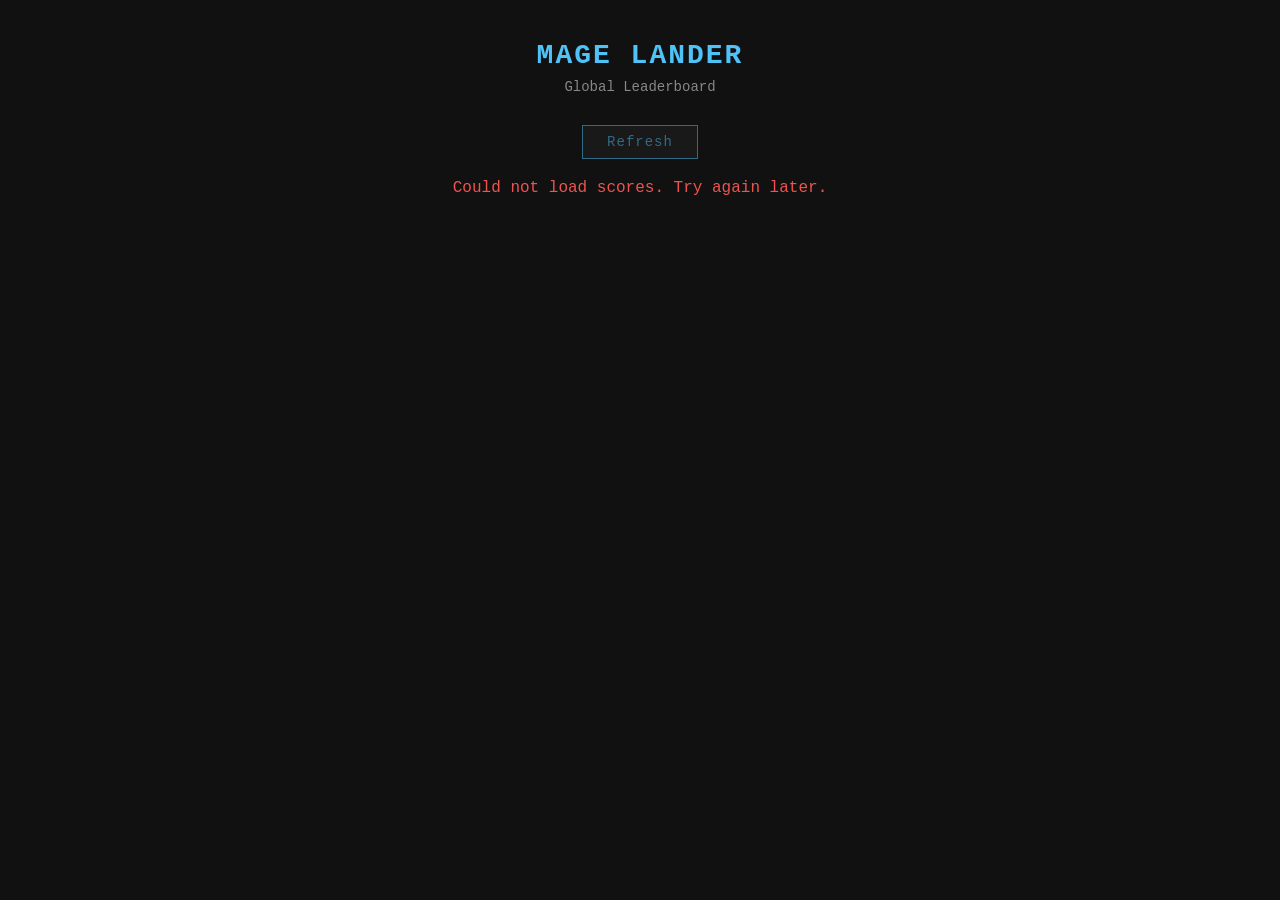
<file: leaderboard.html>
<!DOCTYPE html>
<html lang="en">
<head>
    <meta charset="UTF-8">
    <meta name="viewport" content="width=device-width, initial-scale=1.0">
    <meta http-equiv="Content-Security-Policy" content="default-src 'none'; script-src 'self' https://www.dreamlo.com; style-src 'self'; connect-src https://www.dreamlo.com; img-src 'none'; object-src 'none'; base-uri 'none'; form-action 'none';">
    <title>Mage Lander - Leaderboard</title>
    <link rel="stylesheet" href="css/leaderboard.css">
</head>
<body>
    <div class="container">
        <h1>MAGE LANDER</h1>
        <div class="subtitle">Global Leaderboard</div>
        <div class="refresh-row">
            <button class="refresh-btn" id="refreshBtn">Refresh</button>
        </div>
        <div id="status"></div>
        <table id="leaderboardTable">
            <thead>
                <tr>
                    <th>#</th>
                    <th>Player</th>
                    <th>Score</th>
                </tr>
            </thead>
            <tbody id="leaderboardBody"></tbody>
        </table>
        <div id="lastUpdated"></div>
    </div>

    <script src="js/onlineConfig.js"></script>
    <script src="js/leaderboardPage.js"></script>
</body>
</html>
</file>
<file: css/game.css>
* {
    margin: 0;
    padding: 0;
    box-sizing: border-box;
}

html, body {
    width: 100%;
    height: 100%;
    overflow: hidden;
    background: #111;
}

canvas {
    display: block;
    width: 100%;
    height: calc(100% - 24px);
}

#guideLink {
    display: block;
    height: 24px;
    line-height: 24px;
    text-align: center;
    background: #0a0a0a;
    color: #4FC3F7;
    font-family: 'Courier New', monospace;
    font-size: 12px;
    text-decoration: none;
}

#guideLink:hover {
    color: #fff;
    text-decoration: underline;
}
</file>
<file: css/guide.css>
* { margin: 0; padding: 0; box-sizing: border-box; }
body {
    background: #0a0a0a;
    color: #ccc;
    font-family: 'Courier New', monospace;
    padding: 40px 20px;
    max-width: 800px;
    margin: 0 auto;
    line-height: 1.6;
}
h1 { color: #f26322; font-size: 32px; margin-bottom: 8px; }
h1 span { color: #888; font-size: 16px; font-weight: normal; }
h2 {
    color: #4FC3F7; font-size: 20px; margin-top: 32px; margin-bottom: 12px;
    border-bottom: 1px solid #333; padding-bottom: 4px;
}
h3 { color: #FFD700; font-size: 16px; margin-top: 20px; margin-bottom: 8px; }
p { margin-bottom: 12px; }
a { color: #4FC3F7; text-decoration: none; }
a:hover { text-decoration: underline; }
.subtitle { color: #888; font-size: 14px; margin-bottom: 24px; }
table { width: 100%; border-collapse: collapse; margin: 12px 0 20px; font-size: 13px; }
th { background: #1a1a1a; color: #f26322; text-align: left; padding: 8px 10px; border-bottom: 2px solid #333; }
td { padding: 6px 10px; border-bottom: 1px solid #222; }
.pad-color { display: inline-block; width: 12px; height: 12px; border-radius: 2px; vertical-align: middle; margin-right: 6px; }
.pad-security { background: #DC143C; }
.pad-bugfix { background: #FFB300; }
.pad-feature { background: #00BCD4; }
.pad-chore { background: #AB47BC; }
.pad-other { background: #9E9E9E; }
ul { margin: 8px 0 16px 20px; }
li { margin-bottom: 4px; }
.mini-game { background: #111; border-left: 3px solid #333; padding: 12px 16px; margin: 12px 0; }
.mini-game h3 { margin-top: 0; }
.mini-game .tagline { color: #aaa; font-style: italic; font-size: 13px; }
.mini-game-security { border-color: #DC143C; }
.mini-game-security h3 { color: #DC143C; }
.mini-game-bugfix { border-color: #FFB300; }
.mini-game-bugfix h3 { color: #FFB300; }
.mini-game-feature { border-color: #00BCD4; }
.mini-game-feature h3 { color: #00BCD4; }
.mini-game-other { border-color: #9E9E9E; }
.mini-game-other h3 { color: #9E9E9E; }
.mini-game-chore { border-color: #AB47BC; }
.mini-game-chore h3 { color: #AB47BC; }
code { background: #1a1a1a; color: #4CAF50; padding: 2px 6px; border-radius: 3px; font-size: 13px; }
pre { background: #111; padding: 12px; border-radius: 4px; overflow-x: auto; margin: 8px 0 16px; font-size: 13px; color: #4CAF50; }
.controls-table td:first-child { color: #f26322; font-weight: bold; white-space: nowrap; }
.back-link { display: inline-block; margin-bottom: 20px; color: #f26322; font-size: 14px; }
.credits { color: #666; font-size: 12px; margin-top: 40px; border-top: 1px solid #222; padding-top: 16px; }
.credits a { color: #888; }
</file>
<file: css/leaderboard.css>
* {
    margin: 0;
    padding: 0;
    box-sizing: border-box;
}
html, body {
    width: 100%;
    height: 100%;
    background: #111;
    color: #e0e0e0;
    font-family: 'Courier New', Courier, monospace;
}
.container {
    max-width: 700px;
    margin: 0 auto;
    padding: 40px 20px;
}
h1 {
    text-align: center;
    color: #4fc3f7;
    font-size: 28px;
    margin-bottom: 8px;
    letter-spacing: 2px;
}
.subtitle {
    text-align: center;
    color: #888;
    font-size: 14px;
    margin-bottom: 30px;
}
.refresh-row {
    text-align: center;
    margin-bottom: 20px;
}
.refresh-btn {
    background: #222;
    color: #4fc3f7;
    border: 1px solid #4fc3f7;
    padding: 8px 24px;
    font-family: 'Courier New', Courier, monospace;
    font-size: 14px;
    cursor: pointer;
    letter-spacing: 1px;
}
.refresh-btn:hover {
    background: #4fc3f7;
    color: #111;
}
.refresh-btn:disabled {
    opacity: 0.5;
    cursor: not-allowed;
}
#status {
    text-align: center;
    margin-bottom: 20px;
    font-size: 16px;
    min-height: 24px;
}
.loading {
    color: #888;
}
.error {
    color: #ef5350;
}
#leaderboardTable {
    display: none;
}
#leaderboardTable.visible {
    display: table;
}
table {
    width: 100%;
    border-collapse: collapse;
}
thead th {
    text-align: left;
    color: #4fc3f7;
    border-bottom: 1px solid #333;
    padding: 8px 4px;
    font-size: 14px;
}
thead th:first-child {
    width: 60px;
    text-align: center;
}
thead th:last-child {
    text-align: right;
}
tbody td {
    padding: 6px 4px;
    border-bottom: 1px solid #1a1a1a;
    font-size: 14px;
}
tbody td:first-child {
    text-align: center;
    color: #888;
}
tbody td:last-child {
    text-align: right;
    color: #ffcc80;
}
tbody tr:hover {
    background: #1a1a1a;
}
#lastUpdated {
    text-align: center;
    color: #666;
    font-size: 12px;
    margin-top: 16px;
}
</file>
